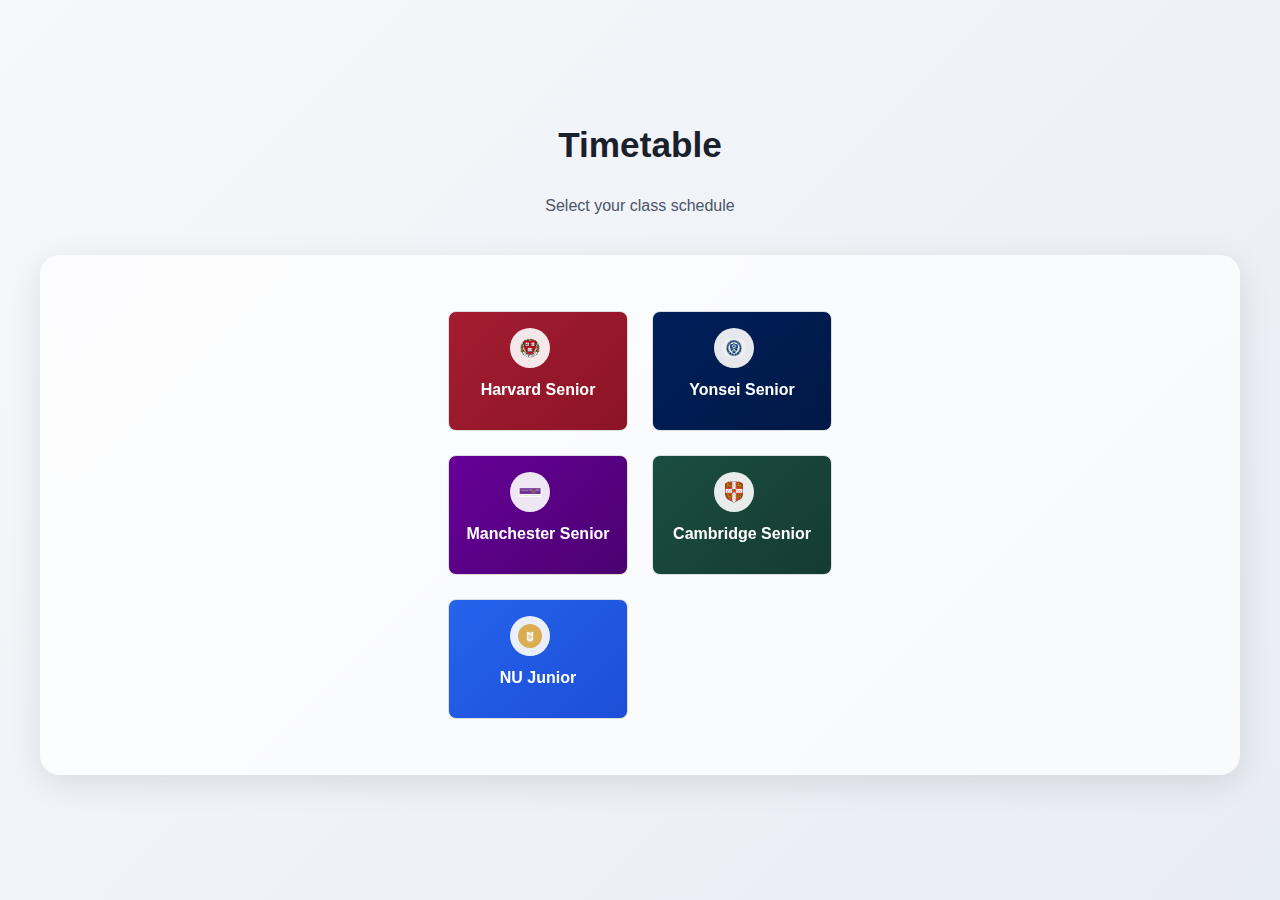
<file: index.html>
<!DOCTYPE html>
<html lang="en">
<head>
    <meta charset="UTF-8">
    <meta name="viewport" content="width=device-width, initial-scale=1.0">
    <title>125 Timetable</title>
    <style>
        * {
            margin: 0;
            padding: 0;
            box-sizing: border-box;
        }

        body {
            min-height: 100vh;
            display: flex;
            flex-direction: column;
            align-items: center;
            justify-content: center;
            background: linear-gradient(135deg, #f6f8fb 0%, #e8ecf3 100%);
            font-family: -apple-system, BlinkMacSystemFont, 'Segoe UI', Roboto, sans-serif;
            padding: 2rem;
        }

        .header {
            text-align: center;
            margin-bottom: 2.5rem;
        }

        h1 {
            color: #1a202c;
            font-size: 2.2rem;
            margin-bottom: 0.5rem;
            font-weight: 700;
        }

        .subtitle {
            color: #4a5568;
            font-size: 1rem;
        }

        .container {
            display: flex;
            gap: 1.2rem;
            justify-content: center;
            flex-wrap: wrap;
            width: 100%;
            max-width: 1200px;
            margin: 0 auto;
            padding: 1rem;
            background: rgba(255, 255, 255, 0.7);
            border-radius: 20px;
            backdrop-filter: blur(10px);
            box-shadow: 0 8px 32px rgba(0, 0, 0, 0.1);
        }

        .button {
            position: relative;
            width: 180px;
            height: 120px;
            border: 1px solid #ddd;
            border-radius: 8px;
            background-color: white;
            color: white;
            font-size: 0.95rem;
            font-weight: 600;
            cursor: pointer;
            transition: all 0.3s cubic-bezier(0.4, 0, 0.2, 1);
            text-decoration: none;
            display: flex;
            flex-direction: column;
            align-items: center;
            justify-content: flex-start;
            gap: 0.8rem;
            padding: 1rem;
            overflow: hidden;
            margin: 0.5rem 0;
        }

        .button::before {
            content: '';
            position: absolute;
            top: 0;
            left: 0;
            width: 100%;
            height: 100%;
            background: linear-gradient(45deg, rgba(255,255,255,0.1), rgba(255,255,255,0));
            opacity: 0;
            transition: opacity 0.3s ease;
        }

        .button:hover {
            transform: translateY(-2px);
            box-shadow: 0 4px 8px rgba(0, 0, 0, 0.15);
        }

        .button:hover::before {
            opacity: 1;
        }

        .logo {
            width: 2.5rem;
            height: 2.5rem;
            background: rgba(255, 255, 255, 0.9);
            margin-right: 1rem;
            object-fit: contain;
            border-radius: 50%;
            padding: 8px;
            transition: transform 0.3s ease;
            display: block;
        }

        .button:hover .logo {
            transform: scale(1.1);
        }

        .button span {
            font-size: 1rem;
            display: block;
        }

        .timetable {
            width: 100%;
            overflow-x: auto;
            -webkit-overflow-scrolling: touch;
        }

        th, td {
            padding: 0.75rem;
            border: 1px solid #ddd;
            min-width: 120px;
        }

        .harvard { background: linear-gradient(135deg, #A51C30 0%, #8B1426 100%); }
        .yonsei { background: linear-gradient(135deg, #00205B 0%, #001845 100%); }
        .manchester { background: linear-gradient(135deg, #660099 0%, #4B026F 100%); }
        .cambridge { background: linear-gradient(135deg, #1B4D3E 0%, #143C30 100%); }
        .nu { background: linear-gradient(135deg, #2563eb 0%, #1d4ed8 100%); }

        @media (max-width: 768px) {
            .container {
                width: 100%;
                max-width: 1200px;
                margin: 0 auto;
                padding: 1rem;
            }
            .button {
                display: grid;
                width: 180px;
                height: 110px;
                font-size: 0.9rem;
                grid-template-columns: repeat(auto-fit, minmax(300px, 1fr));
                gap: 1rem;
            }
            .logo {
                width: 2.5rem;
                height: 2.5rem;
                margin-right: 1rem;
                object-fit: contain;
            }
        }

        @media screen and (min-width: 768px) {
            .container {
                padding: 2rem;
            }

            .button-grid {
                display: grid;
                grid-template-columns: repeat(auto-fit, minmax(300px, 1fr));
                gap: 1.5rem;
                padding: 1.5rem;
            }

            .button {
                margin: 0;
            }

            table {
                font-size: 1rem;
            }

        @media screen and (min-width: 1024px) {
            .button-grid {
                grid-template-columns: repeat(2, 1fr);
            }
        }
        }
    </style>
</head>
<body>
    <div class="header">
        <h1 style="text-align: center; margin-bottom: 2rem;">Timetable</h1>
        <div class="subtitle">Select your class schedule</div>
    </div>
    <div class="container">
        <div class="button-grid">
            <a href="harvard.html" class="button harvard">
                <img src="harvard.png" alt="Harvard logo" class="logo">
                <span>Harvard Senior</span>
            </a>
            <a href="yonsei.html" class="button yonsei">
                <img src="yonsei.png" alt="Yonsei logo" class="logo">
                <span>Yonsei Senior</span>
            </a>
            <a href="manchester.html" class="button manchester">
                <img src="manchester.png" alt="Manchester logo" class="logo">
                <span>Manchester Senior</span>
            </a>
            <a href="cambridge.html" class="button cambridge">
                <img src="cambridge.png" alt="Cambridge logo" class="logo">
                <span>Cambridge Senior</span>
            </a>
            <a href="nujunior.html" class="button nu">
                <img src="nujunior.png" alt="NU logo" class="logo">
                <span>NU Junior</span>
            </a>
        </div>
    </div>
</body>
</html>
</file>
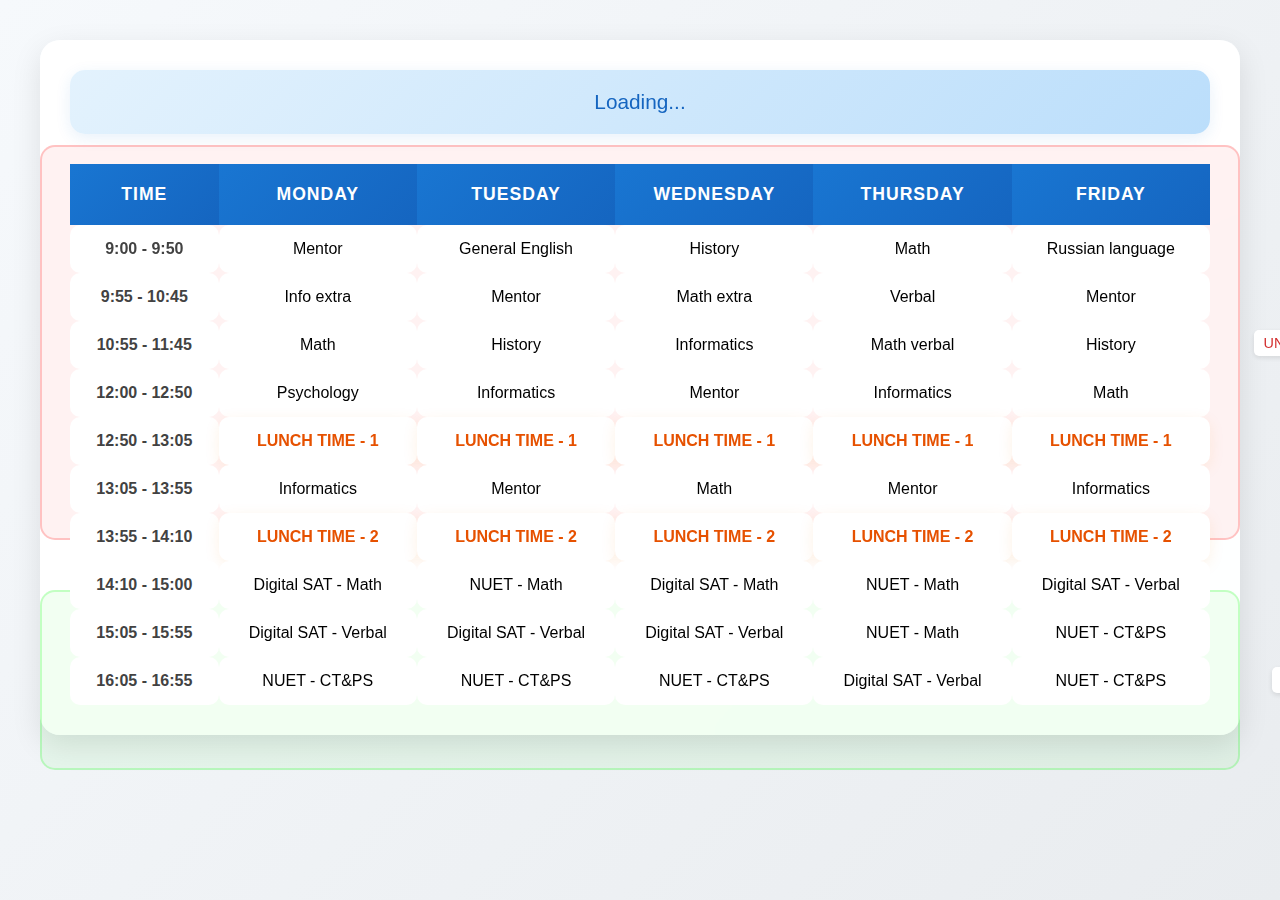
<file: cambridge.html>
<!DOCTYPE html>
<html lang="en">
<head>
    <meta charset="UTF-8">
    <meta name="viewport" content="width=device-width, initial-scale=1.0">
    <title>Cambridge</title>
    <link href="https://cdnjs.cloudflare.com/ajax/libs/animate.css/4.1.1/animate.min.css" rel="stylesheet">
    <style>
        * {
            margin: 0;
            padding: 0;
            box-sizing: border-box;
            font-family: 'Segoe UI', Tahoma, Geneva, Verdana, sans-serif;
        }

        body {
            background: linear-gradient(135deg, #f6f9fc 0%, #e9ecef 100%);
            min-height: 100vh;
            padding: 40px 20px;
        }

        .container {
            max-width: 1200px;
            margin: 0 auto;
            background: rgba(255, 255, 255, 0.95);
            border-radius: 20px;
            box-shadow: 0 10px 30px rgba(0, 0, 0, 0.1);
            padding: 30px;
            backdrop-filter: blur(10px);
            position: relative;
        }

        .current-info {
            text-align: center;
            padding: 20px;
            margin-bottom: 30px;
            background: linear-gradient(135deg, #e3f2fd 0%, #bbdefb 100%);
            border-radius: 15px;
            font-size: 1.3em;
            color: #1565c0;
            box-shadow: 0 4px 15px rgba(25, 118, 210, 0.1);
            transition: all 0.3s ease;
            animation: pulse 2s infinite;
        }

        .timetable {
            width: 100%;
            border-collapse: separate;
            border-spacing: 0;
            margin-top: 20px;
            position: relative;
        }

        .timetable-section {
            position: absolute;
            left: 0;
            right: 0;
            z-index: 0;
            pointer-events: none;
        }

        .unt-section {
            top: 105px;
            height: 395px;
            background: rgba(255, 0, 0, 0.05);
            border: 2px solid rgba(255, 0, 0, 0.2);
            border-radius: 15px;
        }

        .nu-section {
            top: 550px;
            height: 180px;
            background: rgba(0, 255, 0, 0.05);
            border: 2px solid rgba(0, 255, 0, 0.2);
            border-radius: 15px;
        }

        .section-label {
            position: absolute;
            right: -120px;
            background: white;
            padding: 5px 10px;
            border-radius: 5px;
            font-size: 0.9em;
            box-shadow: 0 2px 5px rgba(0, 0, 0, 0.1);
        }

        .unt-label {
            top: 50%;
            transform: translateY(-50%);
            color: #d32f2f;
        }

        .nu-label {
            top: 50%;
            transform: translateY(-50%);
            color: #2e7d32;
        }

        .timetable th {
            background: linear-gradient(135deg, #1976d2 0%, #1565c0 100%);
            color: white;
            padding: 20px 15px;
            text-align: center;
            font-size: 1.1em;
            text-transform: uppercase;
            letter-spacing: 1px;
            position: sticky;
            top: 0;
            z-index: 2;
        }

        .timetable td {
            padding: 15px;
            text-align: center;
            position: relative;
            transition: all 0.3s ease;
            border-radius: 10px;
            background: white;
            z-index: 1;
        }

        .subject {
            cursor: pointer;
            transition: all 0.3s ease;
        }

        .subject:hover {
            transform: translateY(-3px);
            box-shadow: 0 5px 15px rgba(0, 0, 0, 0.1);
        }

        .lunch {
            background: linear-gradient(135deg, #fff3e0 0%, #ffe0b2 100%);
            color: #e65100;
            font-weight: bold;
            box-shadow: 0 4px 15px rgba(245, 124, 0, 0.1);
            z-index: 2;
        }

        .current {
            background: linear-gradient(135deg, #e8f5e9 0%, #c8e6c9 100%);
            border: 3px solid #43a047;
            animation: glow 2s infinite;
        }

        .past-day {
            opacity: 0.5 !important;
            filter: grayscale(70%) !important;
        }

        .tooltip {
            position: absolute;
            background: linear-gradient(135deg, #333333 0%, #222222 100%);
            color: white;
            padding: 12px 20px;
            border-radius: 8px;
            font-size: 0.9em;
            bottom: 120%;
            left: 50%;
            transform: translateX(-50%);
            white-space: nowrap;
            display: none;
            z-index: 1000;
            box-shadow: 0 5px 15px rgba(0, 0, 0, 0.2);
        }

        .time-column {
            background: #f5f5f5;
            font-weight: bold;
            color: #424242;
            position: sticky;
            left: 0;
            z-index: 2;
        }

        @media (max-width: 768px) {
            .container {
                padding: 15px;
            }
            
            .timetable th, .timetable td {
                padding: 10px 8px;
                font-size: 0.9em;
            }

            .section-label {
                display: none;
            }
        }
    </style>
</head>
<body>
    <div class="container">
        <div class="current-info animate__animated animate__fadeIn" id="currentInfo">
            Loading...
        </div>
        <div class="timetable-section unt-section">
            <div class="section-label unt-label">UNT Classes</div>
        </div>
        <div class="timetable-section nu-section">
            <div class="section-label nu-label">NU Senior</div>
        </div>
        <table class="timetable">
            <tr>
                <th>Time</th>
                <th>Monday</th>
                <th>Tuesday</th>
                <th>Wednesday</th>
                <th>Thursday</th>
                <th>Friday</th>
            </tr>
        </table>
    </div>

    <script>
        const periods = [
            ["9:00", "9:50", "UNT"],
            ["9:55", "10:45", "UNT"],
            ["10:55", "11:45", "UNT"],
            ["12:00", "12:50", "UNT"],
            ["12:50", "13:05", "LUNCH-1"],
            ["13:05", "13:55", "UNT"],
            ["13:55", "14:10", "LUNCH-2"],
            ["14:10", "15:00", "NU"],
            ["15:05", "15:55", "NU"],
            ["16:05", "16:55", "NU"]
        ];

        const schedule = [
            [
                { subject: "Mentor", teacher: "Olzhas agay", room: "306" },
                { subject: "Info extra", teacher: "Azamat agay", room: "306" },
                { subject: "Math", teacher: "Asqar Azimzhanov", room: "306" },
                { subject: "Psychology", teacher: "Sholpan apay", room: "306" },
                { subject: "LUNCH TIME - 1"},
                { subject: "Informatics", teacher: "Adai agay", room: "306" },
                { subject: "LUNCH TIME - 2"},
                { subject: "Digital SAT - Math", teacher: "Adilet Amzebek", room: "301" },
                { subject: "Digital SAT - Verbal", teacher: "Temirlan Zhubatyr", room: "301" },
                { subject: "NUET - CT&PS", teacher: "Damir Moldabay", room: "301" }
            ],
            [
                { subject: "General English", teacher: "Temirlan agay", room: "306" },
                { subject: "Mentor", teacher: "Olzhas agay", room: "306" },
                { subject: "History", teacher: "Mukhamedzhan Nurgaliev", room: "306" },
                { subject: "Informatics", teacher: "Adai agay", room: "306" },
                { subject: "LUNCH TIME - 1"},
                { subject: "Mentor", teacher: "Olzhas agay", room: "306" },
                { subject: "LUNCH TIME - 2"},
                { subject: "NUET - Math", teacher: "Adilet Amzebek", room: "301" },
                { subject: "Digital SAT - Verbal", teacher: "Temirlan Zhubatyr", room: "301" },
                { subject: "NUET - CT&PS", teacher: "Damir Moldabay", room: "301" }
            ],
            [
                { subject: "History", teacher: "Mukhamedzhan Nurgaliev", room: "306" },
                { subject: "Math extra", teacher: "Bekzat agay", room: "306" },
                { subject: "Informatics", teacher: "Adai agay", room: "306" },
                { subject: "Mentor", teacher: "Olzhas agay", room: "306" },
                { subject: "LUNCH TIME - 1"},
                { subject: "Math", teacher: "Asqar Azimzhanov", room: "306" },
                { subject: "LUNCH TIME - 2"},
                { subject: "Digital SAT - Math", teacher: "Adilet Amzebek", room: "301" },
                { subject: "Digital SAT - Verbal", teacher: "Temirlan Zhubatyr", room: "301" },
                { subject: "NUET - CT&PS", teacher: "Damir Moldabay", room: "301" }
            ],
            [
                { subject: "Math", teacher: "Asqar Azimzhanov", room: "306" },
                { subject: "Verbal", teacher: "Erlan Nurlanov", room: "306" },
                { subject: "Math verbal", teacher: "Adilet Basar", room: "306" },
                { subject: "Informatics", teacher: "Adai agay", room: "306" },
                { subject: "LUNCH TIME - 1"},
                { subject: "Mentor", teacher: "Olzhas agay", room: "306" },
                { subject: "LUNCH TIME - 2"},
                { subject: "NUET - Math", teacher: "Adilet Amzebek", room: "301" },
                { subject: "NUET - Math", teacher: "Adilet Amzebek", room: "301" },
                { subject: "Digital SAT - Verbal", teacher: "Temirlan Zhubatyr", room: "301" }
            ],
            [
                { subject: "Russian language", teacher: "Almira apay", room: "306" },
                { subject: "Mentor", teacher: "Olzhas agay", room: "306" },
                { subject: "History", teacher: "Mukhamedzhan Nurgaliev", room: "306"},
                { subject: "Math", teacher: "Asqar Azimzhanov", room: "306" },
                { subject: "LUNCH TIME - 1"},
                { subject: "Informatics", teacher: "Adai agay", room: "306" },
                { subject: "LUNCH TIME - 2"},
                { subject: "Digital SAT - Verbal", teacher: "Temirlan Zhubatyr", room: "301" },
                { subject: "NUET - CT&PS", teacher: "Damir Moldabay", room: "301" },
                { subject: "NUET - CT&PS", teacher: "Damir Moldabay", room: "301" }
            ]
    ]


        function createTimetable() {
            const table = document.querySelector('.timetable');
            let subjectCounter = 0; 

            periods.forEach((period, index) => {
                const row = document.createElement('tr');
                const timeCell = document.createElement('td');
                timeCell.className = 'time-column';
                timeCell.textContent = `${period[0]} - ${period[1]}`;
                row.appendChild(timeCell);

                for (let i = 0; i < 5; i++) {
                    const cell = document.createElement('td');
                    if (period[2] === 'LUNCH-1' || period[2] === 'LUNCH-2') {
                        cell.className = 'lunch';
                        cell.textContent = period[2] === 'LUNCH-1' ? 'LUNCH TIME - 1' : 'LUNCH TIME - 2';
                    } else {
                        cell.className = `subject ${period[2].toLowerCase()}`;
                        cell.textContent = schedule[i][index].subject; 
                        cell.setAttribute('data-teacher', schedule[i][index].teacher);
                        cell.setAttribute('data-classroom', schedule[i][index].room);

                        const tooltip = document.createElement('div');
                        tooltip.className = 'tooltip';
                        cell.appendChild(tooltip);

                        cell.addEventListener('mouseenter', (e) => {
                            const tooltip = e.target.querySelector('.tooltip');
                            tooltip.textContent = `Teacher: ${e.target.dataset.teacher} | Room: ${e.target.dataset.classroom}`;
                            tooltip.style.display = 'block';
                        });

                        cell.addEventListener('mouseleave', (e) => {
                            const tooltip = e.target.querySelector('.tooltip');
                            tooltip.style.display = 'none';
                        });
                    }
                    row.appendChild(cell);
                }
                table.appendChild(row);
            });
        }

        function updateCurrentPeriod() {
            const now = new Date();
            const day = now.getDay();
            const time = now.getHours() * 60 + now.getMinutes();

            
            document.querySelectorAll('.timetable td').forEach(cell => {
                cell.classList.remove('past-day');
            });

            if (day >= 1 && day <= 5) {
                
                const cells = document.querySelectorAll('.timetable tr');
                cells.forEach(row => {
                    const dayCells = row.querySelectorAll('td');
                    for (let i = 1; i < day; i++) {
                        if (dayCells[i]) {
                            dayCells[i].classList.add('past-day');
                        }
                    }
                });

                let currentPeriod = null;
                periods.forEach((period, index) => {
                    const [startTime, endTime] = period;
                    const [startHour, startMin] = startTime.split(':').map(Number);
                    const [endHour, endMin] = endTime.split(':').map(Number);
                    const periodStart = startHour * 60 + startMin;
                    const periodEnd = endHour * 60 + endMin;

                    if (time >= periodStart && time <= periodEnd) {
                        currentPeriod = period;
                        const cells = document.querySelectorAll('.timetable tr');
                        const currentCell = cells[index + 1].querySelectorAll('td')[day];
                        if (currentCell) {
                            currentCell.classList.add('current');
                        }
                    }
                });

                const infoDiv = document.getElementById('currentInfo');
                if (currentPeriod) {
                    if (currentPeriod[2].includes('LUNCH')) {
                        infoDiv.textContent = "It's lunch time!";
                    } else {
                        infoDiv.textContent = "Current period: " + currentPeriod[0] + " - " + currentPeriod[1];
                    }
                } else {
                    infoDiv.textContent = "No active period";
                }
            }
        }

        createTimetable();
        updateCurrentPeriod();
        setInterval(updateCurrentPeriod, 60000);
    </script>
</body>
</html>
</file>
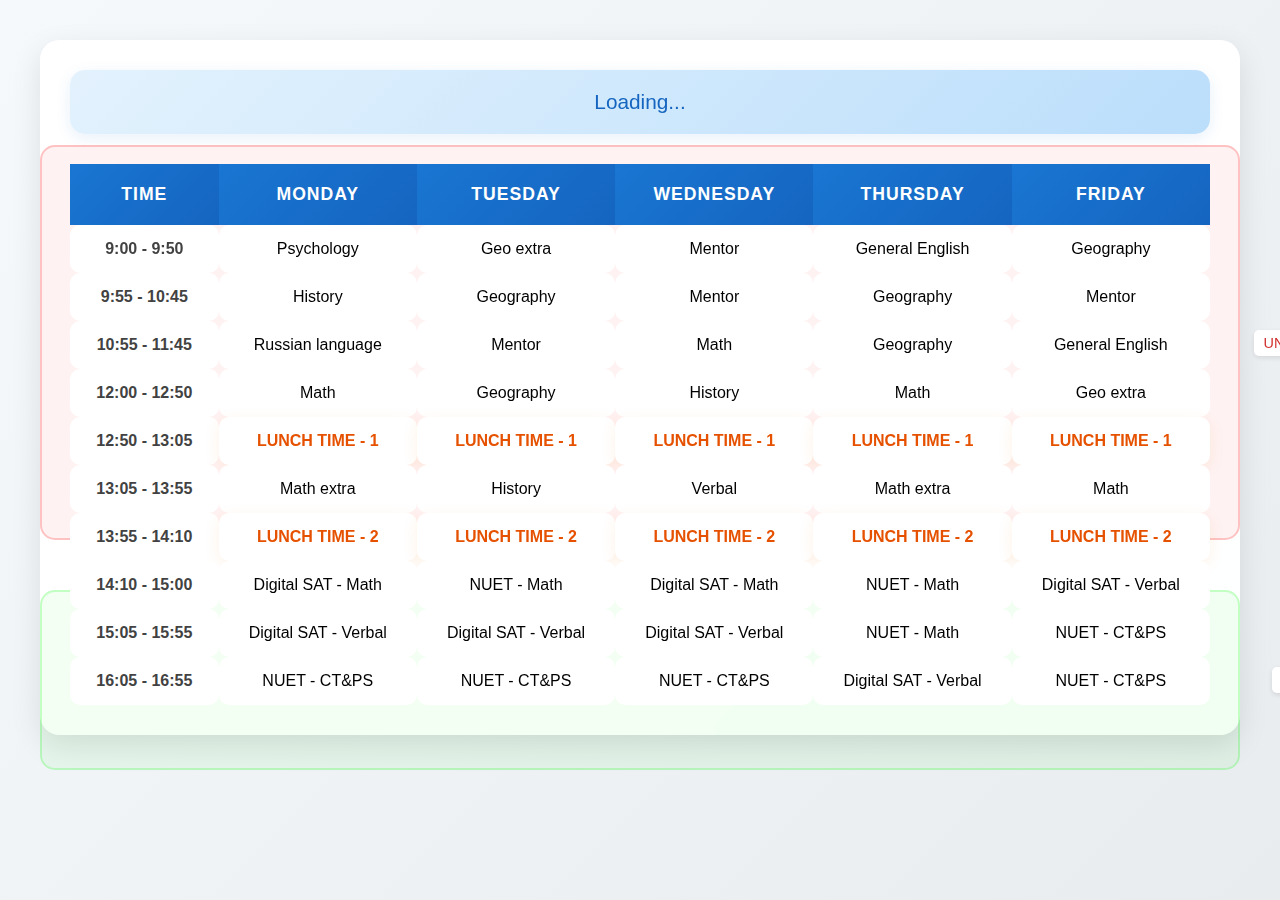
<file: harvard.html>
<!DOCTYPE html>
<html lang="en">
<head>
    <meta charset="UTF-8">
    <meta name="viewport" content="width=device-width, initial-scale=1.0">
    <title>Harvard</title>
    <link href="https://cdnjs.cloudflare.com/ajax/libs/animate.css/4.1.1/animate.min.css" rel="stylesheet">
    <style>
        * {
            margin: 0;
            padding: 0;
            box-sizing: border-box;
            font-family: 'Segoe UI', Tahoma, Geneva, Verdana, sans-serif;
        }

        body {
            background: linear-gradient(135deg, #f6f9fc 0%, #e9ecef 100%);
            min-height: 100vh;
            padding: 40px 20px;
        }

        .container {
            max-width: 1200px;
            margin: 0 auto;
            background: rgba(255, 255, 255, 0.95);
            border-radius: 20px;
            box-shadow: 0 10px 30px rgba(0, 0, 0, 0.1);
            padding: 30px;
            backdrop-filter: blur(10px);
            position: relative;
        }

        .current-info {
            text-align: center;
            padding: 20px;
            margin-bottom: 30px;
            background: linear-gradient(135deg, #e3f2fd 0%, #bbdefb 100%);
            border-radius: 15px;
            font-size: 1.3em;
            color: #1565c0;
            box-shadow: 0 4px 15px rgba(25, 118, 210, 0.1);
            transition: all 0.3s ease;
            animation: pulse 2s infinite;
        }

        .timetable {
            width: 100%;
            border-collapse: separate;
            border-spacing: 0;
            margin-top: 20px;
            position: relative;
        }

        .timetable-section {
            position: absolute;
            left: 0;
            right: 0;
            z-index: 0;
            pointer-events: none;
        }

        .unt-section {
            top: 105px; 
            height: 395px; 
            background: rgba(255, 0, 0, 0.05);
            border: 2px solid rgba(255, 0, 0, 0.2);
            border-radius: 15px;
        }

        .nu-section {
            top: 550px; 
            height: 180px; 
            background: rgba(0, 255, 0, 0.05);
            border: 2px solid rgba(0, 255, 0, 0.2);
            border-radius: 15px;
        }

        .section-label {
            position: absolute;
            right: -120px;
            background: white;
            padding: 5px 10px;
            border-radius: 5px;
            font-size: 0.9em;
            box-shadow: 0 2px 5px rgba(0, 0, 0, 0.1);
        }

        .unt-label {
            top: 50%;
            transform: translateY(-50%);
            color: #d32f2f;
        }

        .nu-label {
            top: 50%;
            transform: translateY(-50%);
            color: #2e7d32;
        }

        .timetable th {
            background: linear-gradient(135deg, #1976d2 0%, #1565c0 100%);
            color: white;
            padding: 20px 15px;
            text-align: center;
            font-size: 1.1em;
            text-transform: uppercase;
            letter-spacing: 1px;
            position: sticky;
            top: 0;
            z-index: 2;
        }

        .timetable td {
            padding: 15px;
            text-align: center;
            position: relative;
            transition: all 0.3s ease;
            border-radius: 10px;
            background: white;
            z-index: 1;
        }

        .subject {
            cursor: pointer;
            transition: all 0.3s ease;
        }

        .subject:hover {
            transform: translateY(-3px);
            box-shadow: 0 5px 15px rgba(0, 0, 0, 0.1);
        }

        .lunch {
            background: linear-gradient(135deg, #fff3e0 0%, #ffe0b2 100%);
            color: #e65100;
            font-weight: bold;
            box-shadow: 0 4px 15px rgba(245, 124, 0, 0.1);
            z-index: 2;
        }

        .current {
            background: linear-gradient(135deg, #e8f5e9 0%, #c8e6c9 100%);
            border: 3px solid #43a047;
            animation: glow 2s infinite;
        }

        .past-day {
            opacity: 0.5 !important;
            filter: grayscale(70%) !important;
        }

        .tooltip {
            position: absolute;
            background: linear-gradient(135deg, #333333 0%, #222222 100%);
            color: white;
            padding: 12px 20px;
            border-radius: 8px;
            font-size: 0.9em;
            bottom: 120%;
            left: 50%;
            transform: translateX(-50%);
            white-space: nowrap;
            display: none;
            z-index: 1000;
            box-shadow: 0 5px 15px rgba(0, 0, 0, 0.2);
        }

        .time-column {
            background: #f5f5f5;
            font-weight: bold;
            color: #424242;
            position: sticky;
            left: 0;
            z-index: 2;
        }

        @media (max-width: 768px) {
            .container {
                padding: 15px;
            }
            
            .timetable th, .timetable td {
                padding: 10px 8px;
                font-size: 0.9em;
            }

            .section-label {
                display: none;
            }
            
        @media (hover: hover) {
            .subject:hover {
                display: block;
            }
        }
    </style>
</head>
<body>
    <div class="container">
        <div class="current-info animate__animated animate__fadeIn" id="currentInfo">
            Loading...
        </div>
        <div class="timetable-section unt-section">
            <div class="section-label unt-label">UNT Classes</div>
        </div>
        <div class="timetable-section nu-section">
            <div class="section-label nu-label">NU Senior</div>
        </div>
        <table class="timetable">
            <tr>
                <th>Time</th>
                <th>Monday</th>
                <th>Tuesday</th>
                <th>Wednesday</th>
                <th>Thursday</th>
                <th>Friday</th>
            </tr>
        </table>
    </div>

    <script>
        const periods = [
            ["9:00", "9:50", "UNT"],
            ["9:55", "10:45", "UNT"],
            ["10:55", "11:45", "UNT"],
            ["12:00", "12:50", "UNT"],
            ["12:50", "13:05", "LUNCH-1"],
            ["13:05", "13:55", "UNT"],
            ["13:55", "14:10", "LUNCH-2"],
            ["14:10", "15:00", "NU"],
            ["15:05", "15:55", "NU"],
            ["16:05", "16:55", "NU"]
        ];

        const schedule = [
            [
                { subject: "Psychology", teacher: "Sholpan apay", room: "313" },
                { subject: "History", teacher: "Mukhamedzhan Nurgaliev", room: "313" },
                { subject: "Russian language", teacher: "Saule apay", room: "313" },
                { subject: "Math", teacher: "Daulet agay", room: "313" },
                { subject: "LUNCH TIME - 1"},
                { subject: "Math extra", teacher: "Bekzat agay", room: "313" },
                { subject: "LUNCH TIME - 2"},
                { subject: "Digital SAT - Math", teacher: "Adilet Amzebek", room: "301" },
                { subject: "Digital SAT - Verbal", teacher: "Temirlan Zhubatyr", room: "301" },
                { subject: "NUET - CT&PS", teacher: "Damir Moldabay", room: "301" }
            ],
            [
                { subject: "Geo extra", teacher: "Ayana apay", room: "313" },
                { subject: "Geography", teacher: "Nurken agay", room: "313" },
                { subject: "Mentor", teacher: "Serik Inabat", room: "313" },
                { subject: "Geography", teacher: "Nurken agay", room: "313" },
                { subject: "LUNCH TIME - 1"},
                { subject: "History", teacher: "Mukhamedzhan Nurgaliev", room: "313" },
                { subject: "LUNCH TIME - 2"},
                { subject: "NUET - Math", teacher: "Adilet Amzebek", room: "301" },
                { subject: "Digital SAT - Verbal", teacher: "Temirlan Zhubatyr", room: "301" },
                { subject: "NUET - CT&PS", teacher: "Damir Moldabay", room: "301" }
            ],
            [
                { subject: "Mentor", teacher: "Serik Inabat", room: "313" },
                { subject: "Mentor", teacher: "Serik Inabat", room: "313" },
                { subject: "Math", teacher: "Daulet agay", room: "313" },
                { subject: "History", teacher: "Mukhamedzhan Nurgaliev", room: "313" },
                { subject: "LUNCH TIME - 1"},
                { subject: "Verbal", teacher: "Erlan Nurlanov", room: "313" },
                { subject: "LUNCH TIME - 2"},
                { subject: "Digital SAT - Math", teacher: "Adilet Amzebek", room: "301" },
                { subject: "Digital SAT - Verbal", teacher: "Temirlan Zhubatyr", room: "301" },
                { subject: "NUET - CT&PS", teacher: "Damir Moldabay", room: "301" }
            ],
            [
                { subject: "General English", teacher: "Marzhan apay", room: "313" },
                { subject: "Geography", teacher: "Nurken agay", room: "313" },
                { subject: "Geography", teacher: "Nurken agay", room: "313" },
                { subject: "Math", teacher: "Daulet agay", room: "313" },
                { subject: "LUNCH TIME - 1"},
                { subject: "Math extra", teacher: "Bekzat agay", room: "313" },
                { subject: "LUNCH TIME - 2"},
                { subject: "NUET - Math", teacher: "Adilet Amzebek", room: "301" },
                { subject: "NUET - Math", teacher: "Adilet Amzebek", room: "301" },
                { subject: "Digital SAT - Verbal", teacher: "Temirlan Zhubatyr", room: "301" }
            ],
            [
                { subject: "Geography", teacher: "Nurken agay", room: "313" },
                { subject: "Mentor", teacher: "Serik Inabat", room: "313" },
                { subject: "General English", teacher: "Marzhan apay", room: "313"},
                { subject: "Geo extra", teacher: "Ayana apay", room: "313" },
                { subject: "LUNCH TIME - 1"},
                { subject: "Math", teacher: "Daulet agay", room: "313" },
                { subject: "LUNCH TIME - 2"},
                { subject: "Digital SAT - Verbal", teacher: "Temirlan Zhubatyr", room: "301" },
                { subject: "NUET - CT&PS", teacher: "Damir Moldabay", room: "301" },
                { subject: "NUET - CT&PS", teacher: "Damir Moldabay", room: "301" }
            ]
    ]


        function createTimetable() {
            const table = document.querySelector('.timetable');
            let subjectCounter = 0; 

            periods.forEach((period, index) => {
                const row = document.createElement('tr');
                const timeCell = document.createElement('td');
                timeCell.className = 'time-column';
                timeCell.textContent = `${period[0]} - ${period[1]}`;
                row.appendChild(timeCell);

                for (let i = 0; i < 5; i++) {
                    const cell = document.createElement('td');
                    if (period[2] === 'LUNCH-1' || period[2] === 'LUNCH-2') {
                        cell.className = 'lunch';
                        cell.textContent = period[2] === 'LUNCH-1' ? 'LUNCH TIME - 1' : 'LUNCH TIME - 2';
                    } else {
                        cell.className = `subject ${period[2].toLowerCase()}`;
                        cell.textContent = schedule[i][index].subject; 
                        cell.setAttribute('data-teacher', schedule[i][index].teacher);
                        cell.setAttribute('data-classroom', schedule[i][index].room);

                        const tooltip = document.createElement('div');
                        tooltip.className = 'tooltip';
                        cell.appendChild(tooltip);

                        cell.addEventListener('click', function() {
                            const tooltip = this.querySelector('.tooltip');
                            tooltip.textContent = `Teacher: ${e.target.dataset.teacher} | Room: ${e.target.dataset.classroom}`;
                            tooltip.style.display = tooltip.style.display === 'block' ? 'none' : 'block';
                        });

                        cell.addEventListener('mouseenter', (e) => {
                            const tooltip = e.target.querySelector('.tooltip');
                            tooltip.textContent = `Teacher: ${e.target.dataset.teacher} | Room: ${e.target.dataset.classroom}`;
                            tooltip.style.display = 'block';
                        });

                        cell.addEventListener('mouseleave', (e) => {
                            const tooltip = e.target.querySelector('.tooltip');
                            tooltip.style.display = 'none';
                        });
                    }
                    row.appendChild(cell);
                }
                table.appendChild(row);
            });
        }

        function updateCurrentPeriod() {
            const now = new Date();
            const day = now.getDay();
            const time = now.getHours() * 60 + now.getMinutes();

            
            document.querySelectorAll('.timetable td').forEach(cell => {
                cell.classList.remove('past-day');
            });

            if (day >= 1 && day <= 5) {
                
                const cells = document.querySelectorAll('.timetable tr');
                cells.forEach(row => {
                    const dayCells = row.querySelectorAll('td');
                    for (let i = 1; i < day; i++) {
                        if (dayCells[i]) {
                            dayCells[i].classList.add('past-day');
                        }
                    }
                });

                let currentPeriod = null;
                periods.forEach((period, index) => {
                    const [startTime, endTime] = period;
                    const [startHour, startMin] = startTime.split(':').map(Number);
                    const [endHour, endMin] = endTime.split(':').map(Number);
                    const periodStart = startHour * 60 + startMin;
                    const periodEnd = endHour * 60 + endMin;

                    if (time >= periodStart && time <= periodEnd) {
                        currentPeriod = period;
                        const cells = document.querySelectorAll('.timetable tr');
                        const currentCell = cells[index + 1].querySelectorAll('td')[day];
                        if (currentCell) {
                            currentCell.classList.add('current');
                        }
                    }
                });

                const infoDiv = document.getElementById('currentInfo');
                if (currentPeriod) {
                    if (currentPeriod[2].includes('LUNCH')) {
                        infoDiv.textContent = "It's lunch time!";
                    } else {
                        infoDiv.textContent = "Current period: " + currentPeriod[0] + " - " + currentPeriod[1];
                    }
                } else {
                    infoDiv.textContent = "No active period";
                }
            }
        }

        createTimetable();
        updateCurrentPeriod();
        setInterval(updateCurrentPeriod, 60000);
    </script>
</body>
</html>
</file>
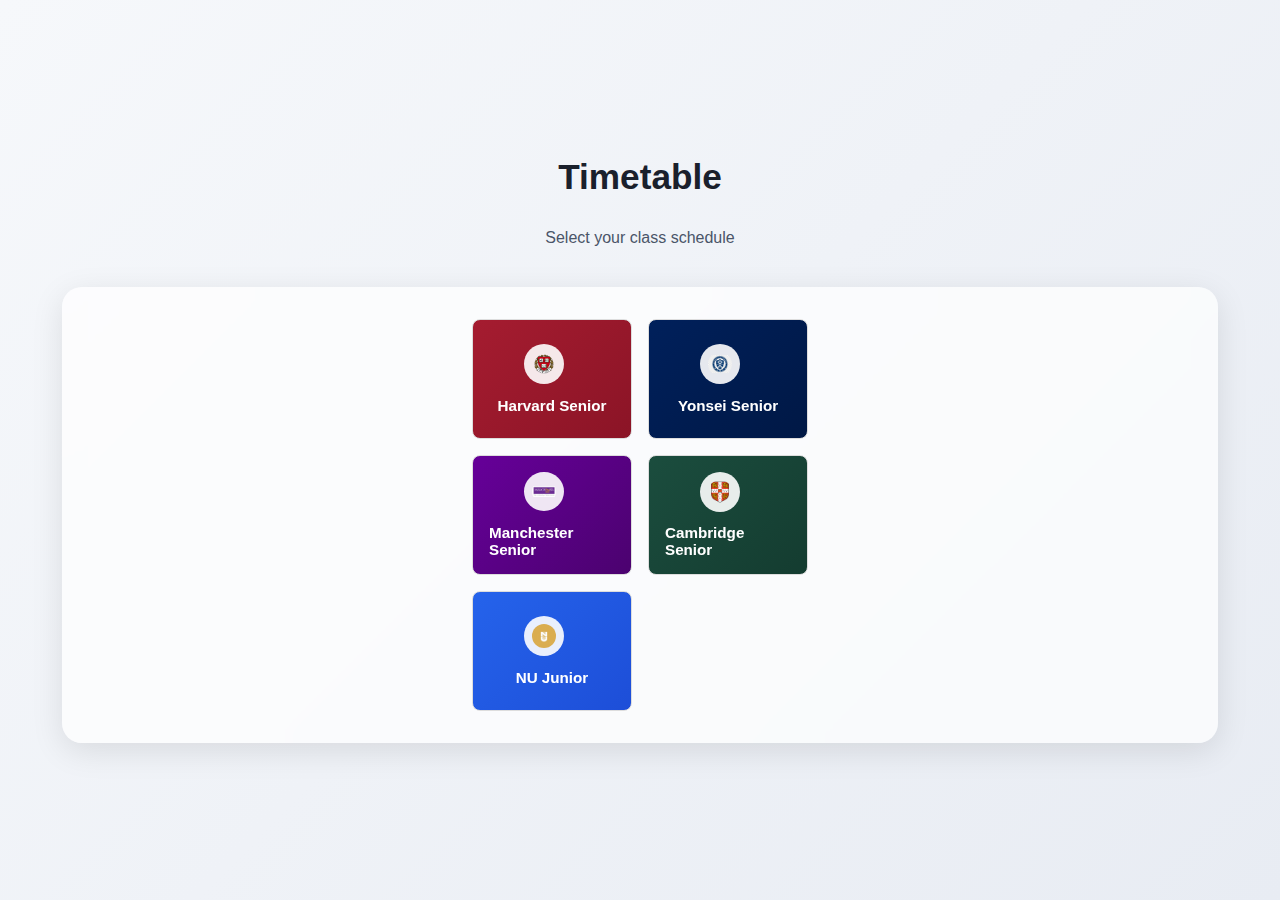
<file: lobby.html>
<!DOCTYPE html>
<html lang="en">
<head>
    <meta charset="UTF-8">
    <meta name="viewport" content="width=device-width, initial-scale=1.0">
    <title>125 Timetable</title>
    <style>
        * {
            margin: 0;
            padding: 0;
            box-sizing: border-box;
        }

        body {
            min-height: 100vh;
            display: flex;
            flex-direction: column;
            align-items: center;
            justify-content: center;
            background: linear-gradient(135deg, #f6f8fb 0%, #e8ecf3 100%);
            font-family: -apple-system, BlinkMacSystemFont, 'Segoe UI', Roboto, sans-serif;
            padding: 2rem;
        }

        .header {
            text-align: center;
            margin-bottom: 2.5rem;
        }

        h1 {
            color: #1a202c;
            font-size: 2.2rem;
            margin-bottom: 0.5rem;
            font-weight: 700;
        }

        .subtitle {
            color: #4a5568;
            font-size: 1rem;
        }

        .container {
            display: flex;
            gap: 1.2rem;
            justify-content: center;
            flex-wrap: wrap;
            width: 95%;
            max-width: 1200px;
            margin: 0 auto;
            padding: 1rem;
            background: rgba(255, 255, 255, 0.7);
            border-radius: 20px;
            backdrop-filter: blur(10px);
            box-shadow: 0 8px 32px rgba(0, 0, 0, 0.1);
        }

        .button {
            position: relative;
            width: 160px;
            height: 120px;
            border: 1px solid #ddd;
            border-radius: 8px;
            background-color: white;
            color: white;
            font-size: 0.95rem;
            font-weight: 600;
            cursor: pointer;
            transition: all 0.3s cubic-bezier(0.4, 0, 0.2, 1);
            text-decoration: none;
            display: flex;
            flex-direction: column;
            align-items: center;
            justify-content: center;
            gap: 0.8rem;
            padding: 1rem;
            overflow: hidden;
            margin: 0.5rem 0;
        }

        .button::before {
            content: '';
            position: absolute;
            top: 0;
            left: 0;
            width: 100%;
            height: 100%;
            background: linear-gradient(45deg, rgba(255,255,255,0.1), rgba(255,255,255,0));
            opacity: 0;
            transition: opacity 0.3s ease;
        }

        .button:hover {
            transform: translateY(-2px);
            box-shadow: 0 4px 8px rgba(0, 0, 0, 0.15);
        }

        .button:hover::before {
            opacity: 1;
        }

        .logo {
            width: 2.5rem;
            height: 2.5rem;
            background: rgba(255, 255, 255, 0.9);
            margin-right: 1rem;
            object-fit: contain;
            border-radius: 50%;
            padding: 8px;
            transition: transform 0.3s ease;
        }

        .button:hover .logo {
            transform: scale(1.1);
        }

        .timetable {
            width: 100%;
            overflow-x: auto;
            -webkit-overflow-scrolling: touch;
        }

        th, td {
            padding: 0.75rem;
            border: 1px solid #ddd;
            min-width: 120px;
        }

        .harvard { background: linear-gradient(135deg, #A51C30 0%, #8B1426 100%); }
        .yonsei { background: linear-gradient(135deg, #00205B 0%, #001845 100%); }
        .manchester { background: linear-gradient(135deg, #660099 0%, #4B026F 100%); }
        .cambridge { background: linear-gradient(135deg, #1B4D3E 0%, #143C30 100%); }
        .nu { background: linear-gradient(135deg, #2563eb 0%, #1d4ed8 100%); }

        @media (max-width: 768px) {
            .container {
                flex-direction: row;
                padding: 1rem;
                gap: 0.8rem;
            }
            .button {
                display: grid;
                width: 140px;
                height: 110px;
                font-size: 0.9rem;
                grid-template-columns: repeat(auto-fit, minmax(300px, 1fr));
                gap: 1rem;
            }
            .logo {
                width: 65px;
                height: 65px;
            }
        }

        @media screen and (min-width: 768px) {
            .container {
                padding: 2rem;
            }

            .button-grid {
                display: grid;
                grid-template-columns: repeat(auto-fit, minmax(300px, 1fr));
                gap: 1rem;
            }

            .button {
                margin: 0;
            }

            table {
                font-size: 1rem;
            }

        @media screen and (min-width: 1024px) {
            .button-grid {
                grid-template-columns: repeat(2, 1fr);
            }
        }
        }
    </style>
</head>
<body>
    <div class="header">
        <h1 style="text-align: center; margin-bottom: 2rem;">Timetable</h1>
        <div class="subtitle">Select your class schedule</div>
    </div>
    <div class="container">
        <div class="button-grid">
            <a href="harvard.html" class="button harvard">
                <img src="harvard.png" alt="Harvard logo" class="logo">
                Harvard Senior
            </a>
            <a href="yonsei.html" class="button yonsei">
                <img src="yonsei.png" alt="Yonsei logo" class="logo">
                Yonsei Senior
            </a>
            <a href="manchester.html" class="button manchester">
                <img src="manchester.png" alt="Manchester logo" class="logo">
                Manchester Senior
            </a>
            <a href="cambridge.html" class="button cambridge">
                <img src="cambridge.png" alt="Cambridge logo" class="logo">
                Cambridge Senior
            </a>
            <a href="nujunior.html" class="button nu">
                <img src="nujunior.png" alt="NU logo" class="logo">
                NU Junior
            </a>
        </div>
    </div>
</body>
</html>
</file>
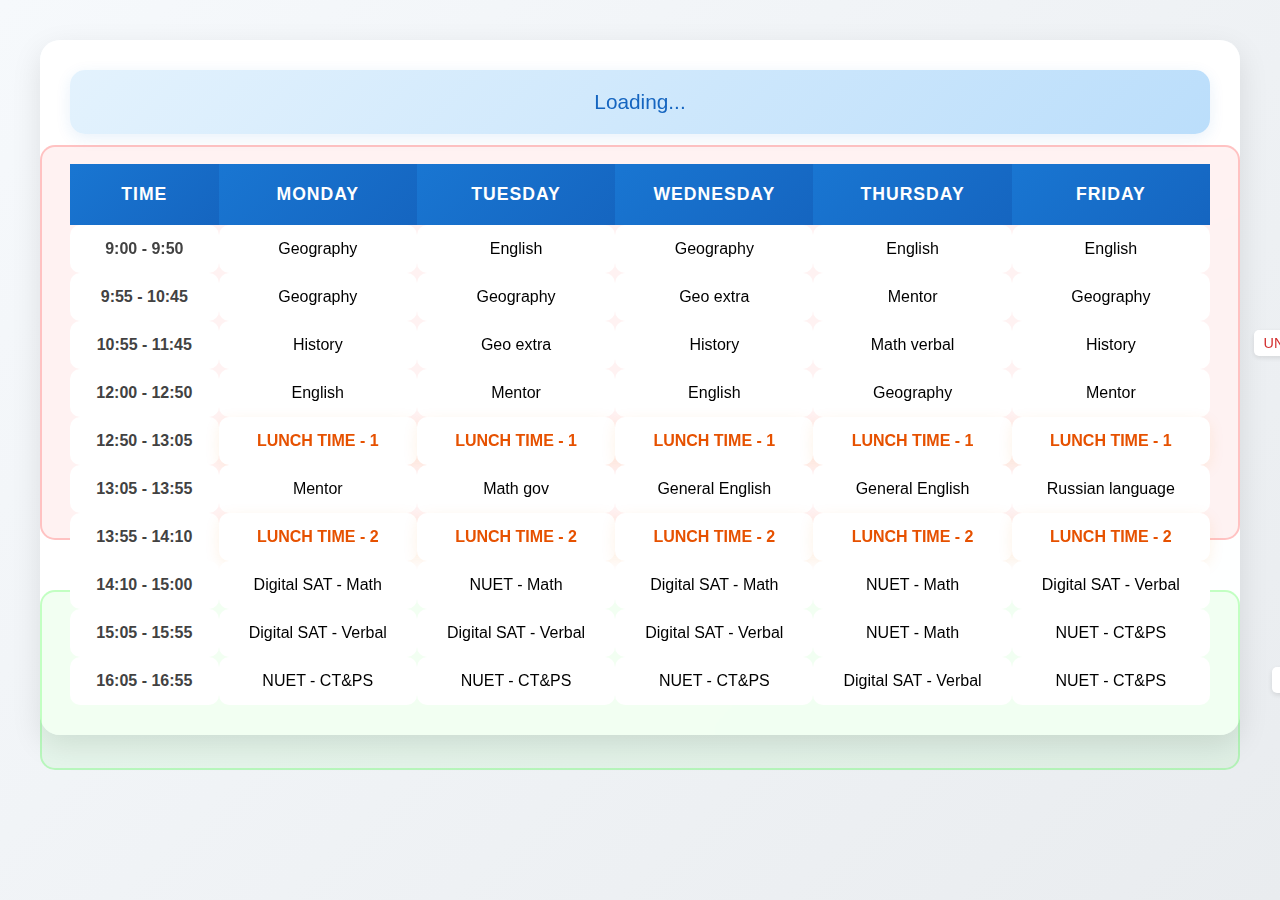
<file: manchester.html>
<!DOCTYPE html>
<html lang="en">
<head>
    <meta charset="UTF-8">
    <meta name="viewport" content="width=device-width, initial-scale=1.0">
    <title>Manchester</title>
    <link href="https://cdnjs.cloudflare.com/ajax/libs/animate.css/4.1.1/animate.min.css" rel="stylesheet">
    <style>
        * {
            margin: 0;
            padding: 0;
            box-sizing: border-box;
            font-family: 'Segoe UI', Tahoma, Geneva, Verdana, sans-serif;
        }

        body {
            background: linear-gradient(135deg, #f6f9fc 0%, #e9ecef 100%);
            min-height: 100vh;
            padding: 40px 20px;
        }

        .container {
            max-width: 1200px;
            margin: 0 auto;
            background: rgba(255, 255, 255, 0.95);
            border-radius: 20px;
            box-shadow: 0 10px 30px rgba(0, 0, 0, 0.1);
            padding: 30px;
            backdrop-filter: blur(10px);
            position: relative;
        }

        .current-info {
            text-align: center;
            padding: 20px;
            margin-bottom: 30px;
            background: linear-gradient(135deg, #e3f2fd 0%, #bbdefb 100%);
            border-radius: 15px;
            font-size: 1.3em;
            color: #1565c0;
            box-shadow: 0 4px 15px rgba(25, 118, 210, 0.1);
            transition: all 0.3s ease;
            animation: pulse 2s infinite;
        }

        .timetable {
            width: 100%;
            border-collapse: separate;
            border-spacing: 0;
            margin-top: 20px;
            position: relative;
        }

        .timetable-section {
            position: absolute;
            left: 0;
            right: 0;
            z-index: 0;
            pointer-events: none;
        }

        .unt-section {
            top: 105px;
            height: 395px;
            background: rgba(255, 0, 0, 0.05);
            border: 2px solid rgba(255, 0, 0, 0.2);
            border-radius: 15px;
        }

        .nu-section {
            top: 550px;
            height: 180px; 
            background: rgba(0, 255, 0, 0.05);
            border: 2px solid rgba(0, 255, 0, 0.2);
            border-radius: 15px;
        }

        .section-label {
            position: absolute;
            right: -120px;
            background: white;
            padding: 5px 10px;
            border-radius: 5px;
            font-size: 0.9em;
            box-shadow: 0 2px 5px rgba(0, 0, 0, 0.1);
        }

        .unt-label {
            top: 50%;
            transform: translateY(-50%);
            color: #d32f2f;
        }

        .nu-label {
            top: 50%;
            transform: translateY(-50%);
            color: #2e7d32;
        }

        .timetable th {
            background: linear-gradient(135deg, #1976d2 0%, #1565c0 100%);
            color: white;
            padding: 20px 15px;
            text-align: center;
            font-size: 1.1em;
            text-transform: uppercase;
            letter-spacing: 1px;
            position: sticky;
            top: 0;
            z-index: 2;
        }

        .timetable td {
            padding: 15px;
            text-align: center;
            position: relative;
            transition: all 0.3s ease;
            border-radius: 10px;
            background: white;
            z-index: 1;
        }

        .subject {
            cursor: pointer;
            transition: all 0.3s ease;
        }

        .subject:hover {
            transform: translateY(-3px);
            box-shadow: 0 5px 15px rgba(0, 0, 0, 0.1);
        }

        .lunch {
            background: linear-gradient(135deg, #fff3e0 0%, #ffe0b2 100%);
            color: #e65100;
            font-weight: bold;
            box-shadow: 0 4px 15px rgba(245, 124, 0, 0.1);
            z-index: 2;
        }

        .current {
            background: linear-gradient(135deg, #e8f5e9 0%, #c8e6c9 100%);
            border: 3px solid #43a047;
            animation: glow 2s infinite;
        }

        .past-day {
            opacity: 0.5 !important;
            filter: grayscale(70%) !important;
        }

        .tooltip {
            position: absolute;
            background: linear-gradient(135deg, #333333 0%, #222222 100%);
            color: white;
            padding: 12px 20px;
            border-radius: 8px;
            font-size: 0.9em;
            bottom: 120%;
            left: 50%;
            transform: translateX(-50%);
            white-space: nowrap;
            display: none;
            z-index: 1000;
            box-shadow: 0 5px 15px rgba(0, 0, 0, 0.2);
        }

        .time-column {
            background: #f5f5f5;
            font-weight: bold;
            color: #424242;
            position: sticky;
            left: 0;
            z-index: 2;
        }

        @media (max-width: 768px) {
            .container {
                padding: 15px;
            }
            
            .timetable th, .timetable td {
                padding: 10px 8px;
                font-size: 0.9em;
            }

            .section-label {
                display: none;
            }
        }
    </style>
</head>
<body>
    <div class="container">
        <div class="current-info animate__animated animate__fadeIn" id="currentInfo">
            Loading...
        </div>
        <div class="timetable-section unt-section">
            <div class="section-label unt-label">UNT Classes</div>
        </div>
        <div class="timetable-section nu-section">
            <div class="section-label nu-label">NU Senior</div>
        </div>
        <table class="timetable">
            <tr>
                <th>Time</th>
                <th>Monday</th>
                <th>Tuesday</th>
                <th>Wednesday</th>
                <th>Thursday</th>
                <th>Friday</th>
            </tr>
        </table>
    </div>

    <script>
        const periods = [
            ["9:00", "9:50", "UNT"],
            ["9:55", "10:45", "UNT"],
            ["10:55", "11:45", "UNT"],
            ["12:00", "12:50", "UNT"],
            ["12:50", "13:05", "LUNCH-1"],
            ["13:05", "13:55", "UNT"],
            ["13:55", "14:10", "LUNCH-2"],
            ["14:10", "15:00", "NU"],
            ["15:05", "15:55", "NU"],
            ["16:05", "16:55", "NU"]
        ];

        const schedule = [
            [
                { subject: "Geography", teacher: "Mukhtar Batyrbekov", room: "214" },
                { subject: "Geography", teacher: "Mukhtar Batyrbekov", room: "214" },
                { subject: "History", teacher: "Ayazhan apay", room: "214" },
                { subject: "English", teacher: "Adema apay", room: "214" },
                { subject: "LUNCH TIME - 1"},
                { subject: "Mentor", teacher: "Aizat apay", room: "214" },
                { subject: "LUNCH TIME - 2"},
                { subject: "Digital SAT - Math", teacher: "Adilet Amzebek", room: "301" },
                { subject: "Digital SAT - Verbal", teacher: "Temirlan Zhubatyr", room: "301" },
                { subject: "NUET - CT&PS", teacher: "Damir Moldabay", room: "301" }
            ],
            [
                { subject: "English", teacher: "Adema apay", room: "214" },
                { subject: "Geography", teacher: "Mukhtar Batyrbekov", room: "214" },
                { subject: "Geo extra", teacher: "Ayana apay", room: "214" },
                { subject: "Mentor", teacher: "Aizat apay", room: "214" },
                { subject: "LUNCH TIME - 1"},
                { subject: "Math gov", teacher: "Nietbaev", room: "214" },
                { subject: "LUNCH TIME - 2"},
                { subject: "NUET - Math", teacher: "Adilet Amzebek", room: "301" },
                { subject: "Digital SAT - Verbal", teacher: "Temirlan Zhubatyr", room: "301" },
                { subject: "NUET - CT&PS", teacher: "Damir Moldabay", room: "301" }
            ],
            [
                { subject: "Geography", teacher: "Mukhtar Batyrbekov", room: "214" },
                { subject: "Geo extra", teacher: "Ayana apay", room: "214" },
                { subject: "History", teacher: "Ayazhan apay", room: "214" },
                { subject: "English", teacher: "Adema apay", room: "214" },
                { subject: "LUNCH TIME - 1"},
                { subject: "General English", teacher: "Marzhan apay", room: "214" },
                { subject: "LUNCH TIME - 2"},
                { subject: "Digital SAT - Math", teacher: "Adilet Amzebek", room: "301" },
                { subject: "Digital SAT - Verbal", teacher: "Temirlan Zhubatyr", room: "301" },
                { subject: "NUET - CT&PS", teacher: "Damir Moldabay", room: "301" }
            ],
            [
                { subject: "English", teacher: "Adema apay", room: "214" },
                { subject: "Mentor", teacher: "Aizat apay", room: "214" },
                { subject: "Math verbal", teacher: "Nurislam agay", room: "214" },
                { subject: "Geography", teacher: "Mukhtar Batyrbekov", room: "214" },
                { subject: "LUNCH TIME - 1"},
                { subject: "General English", teacher: "Marzhan apay", room: "214" },
                { subject: "LUNCH TIME - 2"},
                { subject: "NUET - Math", teacher: "Adilet Amzebek", room: "301" },
                { subject: "NUET - Math", teacher: "Adilet Amzebek", room: "301" },
                { subject: "Digital SAT - Verbal", teacher: "Temirlan Zhubatyr", room: "301" }
            ],
            [
                { subject: "English", teacher: "Adema apay", room: "214" },
                { subject: "Geography", teacher: "Mukhtar Batyrbekov", room: "214" },
                { subject: "History", teacher: "Ayazhan apay", room: "214"},
                { subject: "Mentor", teacher: "Aizat apay", room: "214" },
                { subject: "LUNCH TIME - 1"},
                { subject: "Russian language", teacher: "Saule apay", room: "214" },
                { subject: "LUNCH TIME - 2"},
                { subject: "Digital SAT - Verbal", teacher: "Temirlan Zhubatyr", room: "301" },
                { subject: "NUET - CT&PS", teacher: "Damir Moldabay", room: "301" },
                { subject: "NUET - CT&PS", teacher: "Damir Moldabay", room: "301" }
            ]
    ]


        function createTimetable() {
            const table = document.querySelector('.timetable');
            let subjectCounter = 0;

            periods.forEach((period, index) => {
                const row = document.createElement('tr');
                const timeCell = document.createElement('td');
                timeCell.className = 'time-column';
                timeCell.textContent = `${period[0]} - ${period[1]}`;
                row.appendChild(timeCell);

                for (let i = 0; i < 5; i++) {
                    const cell = document.createElement('td');
                    if (period[2] === 'LUNCH-1' || period[2] === 'LUNCH-2') {
                        cell.className = 'lunch';
                        cell.textContent = period[2] === 'LUNCH-1' ? 'LUNCH TIME - 1' : 'LUNCH TIME - 2';
                    } else {
                        cell.className = `subject ${period[2].toLowerCase()}`;
                        cell.textContent = schedule[i][index].subject;
                        cell.setAttribute('data-teacher', schedule[i][index].teacher);
                        cell.setAttribute('data-classroom', schedule[i][index].room);

                        const tooltip = document.createElement('div');
                        tooltip.className = 'tooltip';
                        cell.appendChild(tooltip);

                        cell.addEventListener('mouseenter', (e) => {
                            const tooltip = e.target.querySelector('.tooltip');
                            tooltip.textContent = `Teacher: ${e.target.dataset.teacher} | Room: ${e.target.dataset.classroom}`;
                            tooltip.style.display = 'block';
                        });

                        cell.addEventListener('mouseleave', (e) => {
                            const tooltip = e.target.querySelector('.tooltip');
                            tooltip.style.display = 'none';
                        });
                    }
                    row.appendChild(cell);
                }
                table.appendChild(row);
            });
        }

        function updateCurrentPeriod() {
            const now = new Date();
            const day = now.getDay();
            const time = now.getHours() * 60 + now.getMinutes();

            
            document.querySelectorAll('.timetable td').forEach(cell => {
                cell.classList.remove('past-day');
            });

            if (day >= 1 && day <= 5) {
                
                const cells = document.querySelectorAll('.timetable tr');
                cells.forEach(row => {
                    const dayCells = row.querySelectorAll('td');
                    for (let i = 1; i < day; i++) {
                        if (dayCells[i]) {
                            dayCells[i].classList.add('past-day');
                        }
                    }
                });

                let currentPeriod = null;
                periods.forEach((period, index) => {
                    const [startTime, endTime] = period;
                    const [startHour, startMin] = startTime.split(':').map(Number);
                    const [endHour, endMin] = endTime.split(':').map(Number);
                    const periodStart = startHour * 60 + startMin;
                    const periodEnd = endHour * 60 + endMin;

                    if (time >= periodStart && time <= periodEnd) {
                        currentPeriod = period;
                        const cells = document.querySelectorAll('.timetable tr');
                        const currentCell = cells[index + 1].querySelectorAll('td')[day];
                        if (currentCell) {
                            currentCell.classList.add('current');
                        }
                    }
                });

                const infoDiv = document.getElementById('currentInfo');
                if (currentPeriod) {
                    if (currentPeriod[2].includes('LUNCH')) {
                        infoDiv.textContent = "It's lunch time!";
                    } else {
                        infoDiv.textContent = "Current period: " + currentPeriod[0] + " - " + currentPeriod[1];
                    }
                } else {
                    infoDiv.textContent = "No active period";
                }
            }
        }

        createTimetable();
        updateCurrentPeriod();
        setInterval(updateCurrentPeriod, 60000);
    </script>
</body>
</html>
</file>
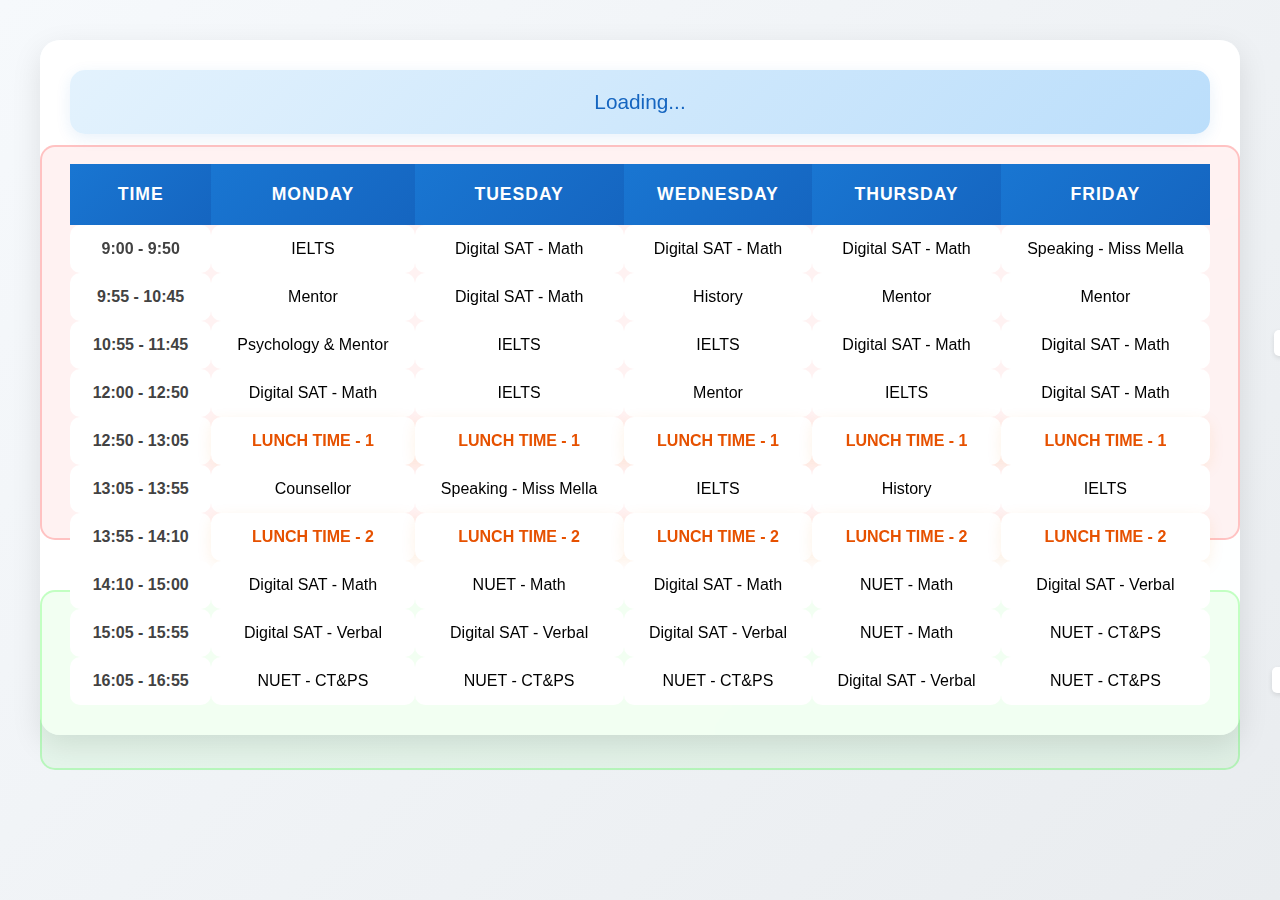
<file: nujunior.html>
<!DOCTYPE html>
<html lang="en">
<head>
    <meta charset="UTF-8">
    <meta name="viewport" content="width=device-width, initial-scale=1.0">
    <title>NU Junior</title>
    <link href="https://cdnjs.cloudflare.com/ajax/libs/animate.css/4.1.1/animate.min.css" rel="stylesheet">
    <style>
        * {
            margin: 0;
            padding: 0;
            box-sizing: border-box;
            font-family: 'Segoe UI', Tahoma, Geneva, Verdana, sans-serif;
        }

        body {
            background: linear-gradient(135deg, #f6f9fc 0%, #e9ecef 100%);
            min-height: 100vh;
            padding: 40px 20px;
        }

        .container {
            max-width: 1200px;
            margin: 0 auto;
            background: rgba(255, 255, 255, 0.95);
            border-radius: 20px;
            box-shadow: 0 10px 30px rgba(0, 0, 0, 0.1);
            padding: 30px;
            backdrop-filter: blur(10px);
            position: relative;
        }

        .current-info {
            text-align: center;
            padding: 20px;
            margin-bottom: 30px;
            background: linear-gradient(135deg, #e3f2fd 0%, #bbdefb 100%);
            border-radius: 15px;
            font-size: 1.3em;
            color: #1565c0;
            box-shadow: 0 4px 15px rgba(25, 118, 210, 0.1);
            transition: all 0.3s ease;
            animation: pulse 2s infinite;
        }

        .timetable {
            width: 100%;
            border-collapse: separate;
            border-spacing: 0;
            margin-top: 20px;
            position: relative;
        }

        .timetable-section {
            position: absolute;
            left: 0;
            right: 0;
            z-index: 0;
            pointer-events: none;
        }

        .unt-section {
            top: 105px; 
            height: 395px;
            background: rgba(255, 0, 0, 0.05);
            border: 2px solid rgba(255, 0, 0, 0.2);
            border-radius: 15px;
        }

        .nu-section {
            top: 550px; 
            height: 180px; 
            background: rgba(0, 255, 0, 0.05);
            border: 2px solid rgba(0, 255, 0, 0.2);
            border-radius: 15px;
        }

        .section-label {
            position: absolute;
            right: -120px;
            background: white;
            padding: 5px 10px;
            border-radius: 5px;
            font-size: 0.9em;
            box-shadow: 0 2px 5px rgba(0, 0, 0, 0.1);
        }

        .unt-label {
            top: 50%;
            transform: translateY(-50%);
            color: #d32f2f;
        }

        .nu-label {
            top: 50%;
            transform: translateY(-50%);
            color: #2e7d32;
        }

        .timetable th {
            background: linear-gradient(135deg, #1976d2 0%, #1565c0 100%);
            color: white;
            padding: 20px 15px;
            text-align: center;
            font-size: 1.1em;
            text-transform: uppercase;
            letter-spacing: 1px;
            position: sticky;
            top: 0;
            z-index: 2;
        }

        .timetable td {
            padding: 15px;
            text-align: center;
            position: relative;
            transition: all 0.3s ease;
            border-radius: 10px;
            background: white;
            z-index: 1;
        }

        .subject {
            cursor: pointer;
            transition: all 0.3s ease;
        }

        .subject:hover {
            transform: translateY(-3px);
            box-shadow: 0 5px 15px rgba(0, 0, 0, 0.1);
        }

        .lunch {
            background: linear-gradient(135deg, #fff3e0 0%, #ffe0b2 100%);
            color: #e65100;
            font-weight: bold;
            box-shadow: 0 4px 15px rgba(245, 124, 0, 0.1);
            z-index: 2;
        }

        .current {
            background: linear-gradient(135deg, #e8f5e9 0%, #c8e6c9 100%);
            border: 3px solid #43a047;
            animation: glow 2s infinite;
        }

        .past-day {
            opacity: 0.5 !important;
            filter: grayscale(70%) !important;
        }

        .tooltip {
            position: absolute;
            background: linear-gradient(135deg, #333333 0%, #222222 100%);
            color: white;
            padding: 12px 20px;
            border-radius: 8px;
            font-size: 0.9em;
            bottom: 120%;
            left: 50%;
            transform: translateX(-50%);
            white-space: nowrap;
            display: none;
            z-index: 1000;
            box-shadow: 0 5px 15px rgba(0, 0, 0, 0.2);
        }

        .time-column {
            background: #f5f5f5;
            font-weight: bold;
            color: #424242;
            position: sticky;
            left: 0;
            z-index: 2;
        }

        @media (max-width: 768px) {
            .container {
                padding: 15px;
            }
            
            .timetable th, .timetable td {
                padding: 10px 8px;
                font-size: 0.9em;
            }

            .section-label {
                display: none;
            }
        }
    </style>
</head>
<body>
    <div class="container">
        <div class="current-info animate__animated animate__fadeIn" id="currentInfo">
            Loading...
        </div>
        <div class="timetable-section unt-section">
            <div class="section-label unt-label">NU Junior</div>
        </div>
        <div class="timetable-section nu-section">
            <div class="section-label nu-label">NU Senior</div>
        </div>
        <table class="timetable">
            <tr>
                <th>Time</th>
                <th>Monday</th>
                <th>Tuesday</th>
                <th>Wednesday</th>
                <th>Thursday</th>
                <th>Friday</th>
            </tr>
        </table>
    </div>

    <script>
        const periods = [
            ["9:00", "9:50", "UNT"],
            ["9:55", "10:45", "UNT"],
            ["10:55", "11:45", "UNT"],
            ["12:00", "12:50", "UNT"],
            ["12:50", "13:05", "LUNCH-1"],
            ["13:05", "13:55", "UNT"],
            ["13:55", "14:10", "LUNCH-2"],
            ["14:10", "15:00", "NU"],
            ["15:05", "15:55", "NU"],
            ["16:05", "16:55", "NU"]
        ];

        const schedule = [
            [
                { subject: "IELTS", teacher: "Temirlan Zhubatyr", room: "301" },
                { subject: "Mentor", teacher: "Azhar Torekhankyzy", room: "301" },
                { subject: "Psychology & Mentor", teacher: "2 people", room: "301" },
                { subject: "Digital SAT - Math", teacher: "Damir Moldabay", room: "301" },
                { subject: "LUNCH TIME - 1"},
                { subject: "Counsellor", teacher: "Temirlan Zhubatyr", room: "301" },
                { subject: "LUNCH TIME - 2"},
                { subject: "Digital SAT - Math", teacher: "Adilet Amzebek", room: "301" },
                { subject: "Digital SAT - Verbal", teacher: "Temirlan Zhubatyr", room: "301" },
                { subject: "NUET - CT&PS", teacher: "Damir Moldabay", room: "301" }
            ],
            [
                { subject: "Digital SAT - Math", teacher: "Damir Moldabay", room: "301" },
                { subject: "Digital SAT - Math", teacher: "Damir Moldabay", room: "301" },
                { subject: "IELTS", teacher: "Temirlan Zhubatyr", room: "301" },
                { subject: "IELTS", teacher: "Temirlan Zhubatyr", room: "301" },
                { subject: "LUNCH TIME - 1"},
                { subject: "Speaking - Miss Mella", teacher: "Adelaida Carmela", room: "301" },
                { subject: "LUNCH TIME - 2"},
                { subject: "NUET - Math", teacher: "Adilet Amzebek", room: "301" },
                { subject: "Digital SAT - Verbal", teacher: "Temirlan Zhubatyr", room: "301" },
                { subject: "NUET - CT&PS", teacher: "Damir Moldabay", room: "301" }
            ],
            [
                { subject: "Digital SAT - Math", teacher: "Damir Moldabat", room: "301" },
                { subject: "History", teacher: "Sherkhan Sabituly", room: "301" },
                { subject: "IELTS", teacher: "Temirlan Zhubatyr", room: "301" },
                { subject: "Mentor", teacher: "Azhar Torekhankyzy", room: "301" },
                { subject: "LUNCH TIME - 1"},
                { subject: "IELTS", teacher: "Temirlan Zhubatyr", room: "301" },
                { subject: "LUNCH TIME - 2"},
                { subject: "Digital SAT - Math", teacher: "Adilet Amzebek", room: "301" },
                { subject: "Digital SAT - Verbal", teacher: "Temirlan Zhubatyr", room: "301" },
                { subject: "NUET - CT&PS", teacher: "Damir Moldabay", room: "301" }
            ],
            [
                { subject: "Digital SAT - Math", teacher: "Damir Moldabay", room: "301" },
                { subject: "Mentor", teacher: "Azhar Torekhankyzy", room: "301" },
                { subject: "Digital SAT - Math", teacher: "Damir Moldabay", room: "301" },
                { subject: "IELTS", teacher: "Temirlan Zhubatyr", room: "301" },
                { subject: "LUNCH TIME - 1"},
                { subject: "History", teacher: "Sherkhan Sabituly", room: "301" },
                { subject: "LUNCH TIME - 2"},
                { subject: "NUET - Math", teacher: "Adilet Amzebek", room: "301" },
                { subject: "NUET - Math", teacher: "Adilet Amzebek", room: "301" },
                { subject: "Digital SAT - Verbal", teacher: "Temirlan Zhubatyr", room: "301" }
            ],
            [
                { subject: "Speaking - Miss Mella", teacher: "Adelaida Carmela", room: "301" },
                { subject: "Mentor", teacher: "Azhar Torekhankyzy", room: "301" },
                { subject: "Digital SAT - Math", teacher: "Damir Moldabay", room: "301"},
                { subject: "Digital SAT - Math", teacher: "Damir Moldabay", room: "313" },
                { subject: "LUNCH TIME - 1"},
                { subject: "IELTS", teacher: "Temirlan Zhubatyr", room: "313" },
                { subject: "LUNCH TIME - 2"},
                { subject: "Digital SAT - Verbal", teacher: "Temirlan Zhubatyr", room: "301" },
                { subject: "NUET - CT&PS", teacher: "Damir Moldabay", room: "301" },
                { subject: "NUET - CT&PS", teacher: "Damir Moldabay", room: "301" }
            ]
    ]


        function createTimetable() {
            const table = document.querySelector('.timetable');
            let subjectCounter = 0; 

            periods.forEach((period, index) => {
                const row = document.createElement('tr');
                const timeCell = document.createElement('td');
                timeCell.className = 'time-column';
                timeCell.textContent = `${period[0]} - ${period[1]}`;
                row.appendChild(timeCell);

                for (let i = 0; i < 5; i++) {
                    const cell = document.createElement('td');
                    if (period[2] === 'LUNCH-1' || period[2] === 'LUNCH-2') {
                        cell.className = 'lunch';
                        cell.textContent = period[2] === 'LUNCH-1' ? 'LUNCH TIME - 1' : 'LUNCH TIME - 2';
                    } else {
                        cell.className = `subject ${period[2].toLowerCase()}`;
                        cell.textContent = schedule[i][index].subject; 
                        cell.setAttribute('data-teacher', schedule[i][index].teacher);
                        cell.setAttribute('data-classroom', schedule[i][index].room);

                        const tooltip = document.createElement('div');
                        tooltip.className = 'tooltip';
                        cell.appendChild(tooltip);

                        cell.addEventListener('mouseenter', (e) => {
                            const tooltip = e.target.querySelector('.tooltip');
                            tooltip.textContent = `Teacher: ${e.target.dataset.teacher} | Room: ${e.target.dataset.classroom}`;
                            tooltip.style.display = 'block';
                        });

                        cell.addEventListener('mouseleave', (e) => {
                            const tooltip = e.target.querySelector('.tooltip');
                            tooltip.style.display = 'none';
                        });
                    }
                    row.appendChild(cell);
                }
                table.appendChild(row);
            });
        }

        function updateCurrentPeriod() {
            const now = new Date();
            const day = now.getDay();
            const time = now.getHours() * 60 + now.getMinutes();

            
            document.querySelectorAll('.timetable td').forEach(cell => {
                cell.classList.remove('past-day');
            });

            if (day >= 1 && day <= 5) {
                
                const cells = document.querySelectorAll('.timetable tr');
                cells.forEach(row => {
                    const dayCells = row.querySelectorAll('td');
                    for (let i = 1; i < day; i++) {
                        if (dayCells[i]) {
                            dayCells[i].classList.add('past-day');
                        }
                    }
                });

                let currentPeriod = null;
                periods.forEach((period, index) => {
                    const [startTime, endTime] = period;
                    const [startHour, startMin] = startTime.split(':').map(Number);
                    const [endHour, endMin] = endTime.split(':').map(Number);
                    const periodStart = startHour * 60 + startMin;
                    const periodEnd = endHour * 60 + endMin;

                    if (time >= periodStart && time <= periodEnd) {
                        currentPeriod = period;
                        const cells = document.querySelectorAll('.timetable tr');
                        const currentCell = cells[index + 1].querySelectorAll('td')[day];
                        if (currentCell) {
                            currentCell.classList.add('current');
                        }
                    }
                });

                const infoDiv = document.getElementById('currentInfo');
                if (currentPeriod) {
                    if (currentPeriod[2].includes('LUNCH')) {
                        infoDiv.textContent = "It's lunch time!";
                    } else {
                        infoDiv.textContent = "Current period: " + currentPeriod[0] + " - " + currentPeriod[1];
                    }
                } else {
                    infoDiv.textContent = "No active period";
                }
            }
        }

        createTimetable();
        updateCurrentPeriod();
        setInterval(updateCurrentPeriod, 60000);
    </script>
</body>
</html>
</file>
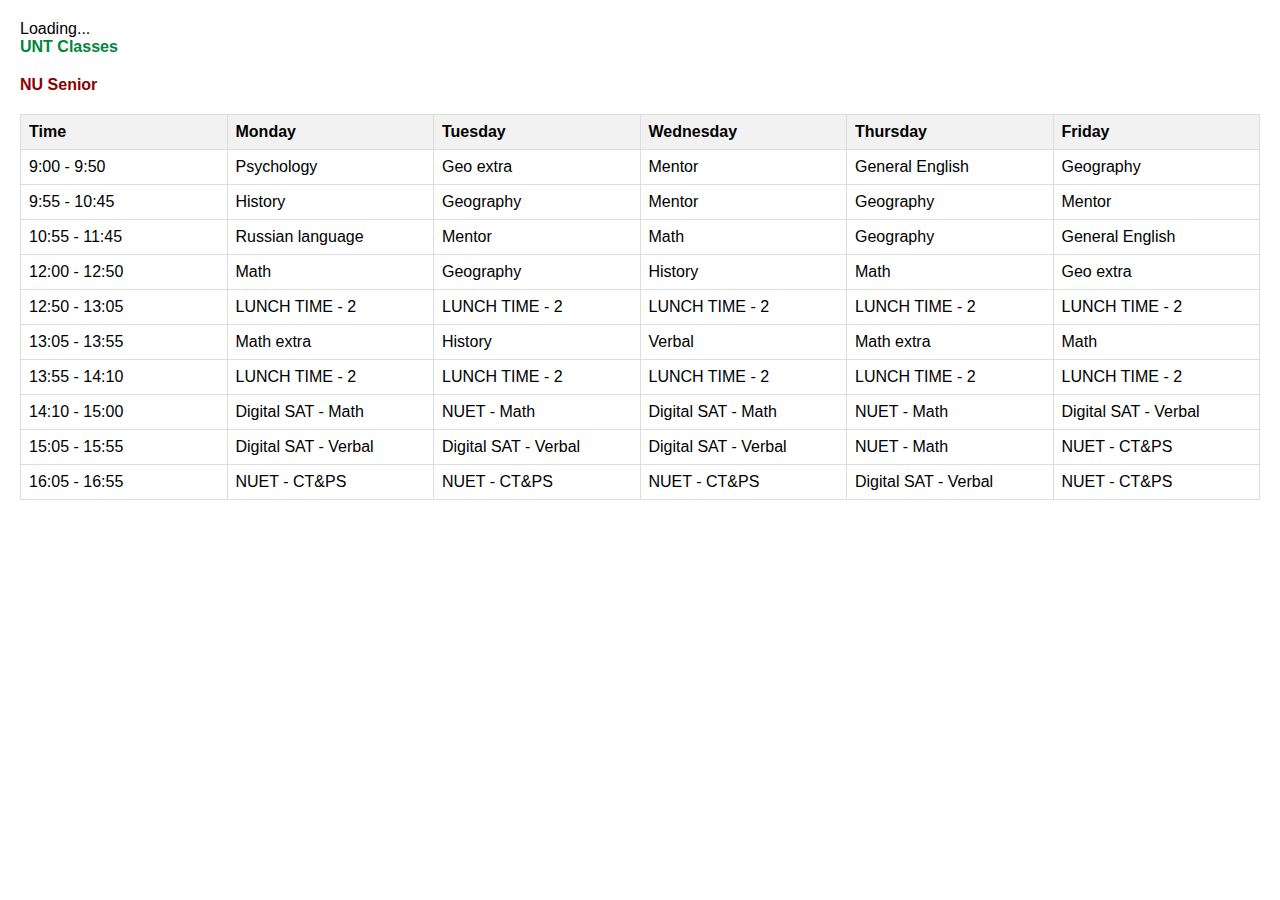
<file: test.html>
<!DOCTYPE html>
<html lang="en">
<head>
    <meta charset="UTF-8">
    <meta name="viewport" content="width=device-width, initial-scale=1.0">
    <title>Harvard</title>
    <link href="https://cdnjs.cloudflare.com/ajax/libs/animate.css/4.1.1/animate.min.css" rel="stylesheet">
    <style>
        * {
            margin: 0;
            padding: 0;
            box-sizing: border-box;
            font-family: 'Segoe UI', Tahoma, Geneva, Verdana, sans-serif;
        }

        /* Base styles */
        body {
          font-family: Arial, sans-serif;
          margin: 0;
          padding: 0;
          box-sizing: border-box;
        }

        .container {
          max-width: 100%;
          padding: 20px;
          overflow-x: auto;
        }

        /* Timetable sections */
        .timetable-section {
          margin-bottom: 20px;
          position: relative;
        }

        .section-label {
          font-weight: bold;
          margin-bottom: 10px;
        }

        /* Table styles */
        table {
          width: 100%;
          border-collapse: collapse;
          table-layout: fixed;
        }

        th, td {
          border: 1px solid #ddd;
          padding: 8px;
          text-align: left;
        }

        th {
          background-color: #f2f2f2;
        }

        /* Responsive styles */
        @media screen and (max-width: 768px) {
          .container {
            padding: 10px;
          }

          .timetable-section {
            margin-bottom: 30px;
          }

          .section-label {
            position: static;
            text-align: center;
            margin-bottom: 15px;
            font-size: 1.2em;
          }

          table {
            font-size: 0.9em;
          }

          th, td {
            padding: 6px;
          }
        }

        /* Color adjustments */
        .unt-label {
          color: #00853E; /* Darker green */
        }

        .nu-label {
          color: #8B0000; /* Darker red */
        }

        /* Animation */
        .animate__animated {
          animation-duration: 1s;
        }

        .animate__fadeIn {
          animation-name: fadeIn;
        }

        @keyframes fadeIn {
          from {
            opacity: 0;
          }
          to {
            opacity: 1;
          }
        }
    </style>
</head>
<body>
    <div class="container">
        <div class="current-info animate__animated animate__fadeIn" id="currentInfo">
            Loading...
        </div>
        <div class="timetable-section unt-section">
            <div class="section-label unt-label">UNT Classes</div>
        </div>
        <div class="timetable-section nu-section">
            <div class="section-label nu-label">NU Senior</div>
        </div>
        <table class="timetable">
            <tr>
                <th>Time</th>
                <th>Monday</th>
                <th>Tuesday</th>
                <th>Wednesday</th>
                <th>Thursday</th>
                <th>Friday</th>
            </tr>
        </table>

        <script>
            const periods = [
                ["9:00", "9:50", "UNT"],
                ["9:55", "10:45", "UNT"],
                ["10:55", "11:45", "UNT"],
                ["12:00", "12:50", "UNT"],
                ["12:50", "13:05", "LUNCH-1"],
                ["13:05", "13:55", "UNT"],
                ["13:55", "14:10", "LUNCH-2"],
                ["14:10", "15:00", "NU"],
                ["15:05", "15:55", "NU"],
                ["16:05", "16:55", "NU"]
            ];

            const schedule = [
                [
                    { subject: "Psychology", teacher: "Sholpan apay", room: "313" },
                    { subject: "History", teacher: "Mukhamedzhan Nurgaliev", room: "313" },
                    { subject: "Russian language", teacher: "Saule apay", room: "313" },
                    { subject: "Math", teacher: "Daulet agay", room: "313" },
                    { subject: "LUNCH TIME - 1"},
                    { subject: "Math extra", teacher: "Bekzat agay", room: "313" },
                    { subject: "LUNCH TIME - 2"},
                    { subject: "Digital SAT - Math", teacher: "Adilet Amzebek", room: "301" },
                    { subject: "Digital SAT - Verbal", teacher: "Temirlan Zhubatyr", room: "301" },
                    { subject: "NUET - CT&PS", teacher: "Damir Moldabay", room: "301" }
                ],
                [
                    { subject: "Geo extra", teacher: "Ayana apay", room: "313" },
                    { subject: "Geography", teacher: "Nurken agay", room: "313" },
                    { subject: "Mentor", teacher: "Serik Inabat", room: "313" },
                    { subject: "Geography", teacher: "Nurken agay", room: "313" },
                    { subject: "LUNCH TIME - 1"},
                    { subject: "History", teacher: "Mukhamedzhan Nurgaliev", room: "313" },
                    { subject: "LUNCH TIME - 2"},
                    { subject: "NUET - Math", teacher: "Adilet Amzebek", room: "301" },
                    { subject: "Digital SAT - Verbal", teacher: "Temirlan Zhubatyr", room: "301" },
                    { subject: "NUET - CT&PS", teacher: "Damir Moldabay", room: "301" }
                ],
                [
                    { subject: "Mentor", teacher: "Serik Inabat", room: "313" },
                    { subject: "Mentor", teacher: "Serik Inabat", room: "313" },
                    { subject: "Math", teacher: "Daulet agay", room: "313" },
                    { subject: "History", teacher: "Mukhamedzhan Nurgaliev", room: "313" },
                    { subject: "LUNCH TIME - 1"},
                    { subject: "Verbal", teacher: "Erlan Nurlanov", room: "313" },
                    { subject: "LUNCH TIME - 2"},
                    { subject: "Digital SAT - Math", teacher: "Adilet Amzebek", room: "301" },
                    { subject: "Digital SAT - Verbal", teacher: "Temirlan Zhubatyr", room: "301" },
                    { subject: "NUET - CT&PS", teacher: "Damir Moldabay", room: "301" }
                ],
                [
                    { subject: "General English", teacher: "Marzhan apay", room: "313" },
                    { subject: "Geography", teacher: "Nurken agay", room: "313" },
                    { subject: "Geography", teacher: "Nurken agay", room: "313" },
                    { subject: "Math", teacher: "Daulet agay", room: "313" },
                    { subject: "LUNCH TIME - 1"},
                    { subject: "Math extra", teacher: "Bekzat agay", room: "313" },
                    { subject: "LUNCH TIME - 2"},
                    { subject: "NUET - Math", teacher: "Adilet Amzebek", room: "301" },
                    { subject: "NUET - Math", teacher: "Adilet Amzebek", room: "301" },
                    { subject: "Digital SAT - Verbal", teacher: "Temirlan Zhubatyr", room: "301" }
                ],
                [
                    { subject: "Geography", teacher: "Nurken agay", room: "313" },
                    { subject: "Mentor", teacher: "Serik Inabat", room: "313"},
                    { subject: "General English", teacher: "Marzhan apay", room: "313"},
                    { subject: "Geo extra", teacher: "Ayana apay", room: "313" },
                    { subject: "LUNCH TIME - 1"},
                    { subject: "Math", teacher: "Daulet agay", room: "313" },
                    { subject: "LUNCH TIME - 2"},
                    { subject: "Digital SAT - Verbal", teacher: "Temirlan Zhubatyr", room: "301" },
                    { subject: "NUET - CT&PS", teacher: "Damir Moldabay", room: "301" },
                    { subject: "NUET - CT&PS", teacher: "Damir Moldabay", room: "301" }
                ]
            ];

            function createTimetable() {
                const table = document.querySelector('.timetable');
                let subjectCounter = 0; // Counter for subject numbering

                periods.forEach((period, index) => {
                    const row = document.createElement('tr');
                    const timeCell = document.createElement('td');
                    timeCell.className = 'time-column';
                    timeCell.textContent = `${period[0]} - ${period[1]}`;
                    row.appendChild(timeCell);

                    for (let i = 0; i < 5; i++) {
                        const cell = document.createElement('td');
                        if (period[2] === 'LUNCH-1' || period[2] === 'LUNCH-2') {
                            cell.className = 'lunch';
                            cell.textContent = period[2] === 'LUNCH-1 ' ? 'LUNCH TIME - 1' : 'LUNCH TIME - 2';
                        } else {
                            cell.className = `subject ${period[2].toLowerCase()}`;
                            cell.textContent = schedule[i][index].subject; // Each subject gets a unique name
                            cell.setAttribute('data-teacher', schedule[i][index].teacher);
                            cell.setAttribute('data-classroom', schedule[i][index].room);

                            const tooltip = document.createElement('div');
                            tooltip.className = 'tooltip';
                            cell.appendChild(tooltip);

                            cell.addEventListener('mouseenter', (e) => {
                                const tooltip = e.target.querySelector('.tooltip');
                                tooltip.textContent = `Teacher: ${e.target.dataset.teacher} | Room: ${e.target.dataset.classroom}`;
                                tooltip.style.display = 'block';
                            });

                            cell.addEventListener('mouseleave', (e) => {
                                const tooltip = e.target.querySelector('.tooltip');
                                tooltip.style.display = 'none';
                            });
                        }
                        row.appendChild(cell);
                    }
                    table.appendChild(row);
                });
            }

            function updateCurrentPeriod() {
                const now = new Date();
                const day = now.getDay();
                const time = now.getHours() * 60 + now.getMinutes();

                // Reset all past day styling
                document.querySelectorAll('.timetable td').forEach(cell => {
                    cell.classList.remove('past-day');
                });

                if (day >= 1 && day <= 5) {
                    // Apply past days styling
                    const cells = document.querySelectorAll('.timetable tr');
                    cells.forEach(row => {
                        const dayCells = row.querySelectorAll('td');
                        for (let i = 1; i < day; i++) {
                            if (dayCells[i]) {
                                dayCells[i].classList.add('past-day');
                            }
                        }
                    });

                    let currentPeriod = null;
                    periods.forEach((period, index) => {
                        const [startTime, endTime] = period;
                        const [startHour, startMin] = startTime.split(':').map(Number);
                        const [endHour, endMin] = endTime.split(':').map(Number);
                        const periodStart = startHour * 60 + startMin;
                        const periodEnd = endHour * 60 + endMin;

                        if (time >= periodStart && time <= periodEnd) {
                            currentPeriod = period;
                            const cells = document.querySelectorAll('.timetable tr');
                            const currentCell = cells[index + 1].querySelectorAll('td')[day];
                            if (currentCell) {
                                currentCell.classList.add('current');
                            }
                        }
                    });

                    const infoDiv = document.getElementById('currentInfo');
                    if (currentPeriod) {
                        if (currentPeriod[2].includes('LUNCH')) {
                            infoDiv.textContent = "It's lunch time!";
                        } else {
                            infoDiv.textContent = "Current period: " + currentPeriod[0] + " - " + currentPeriod[1];
                        }
                    } else {
                        infoDiv.textContent = "No active period";
                    }
                }
            }

            createTimetable();
            updateCurrentPeriod();
            setInterval(updateCurrentPeriod, 60000);
        </script>
    </body>
</html>
</file>
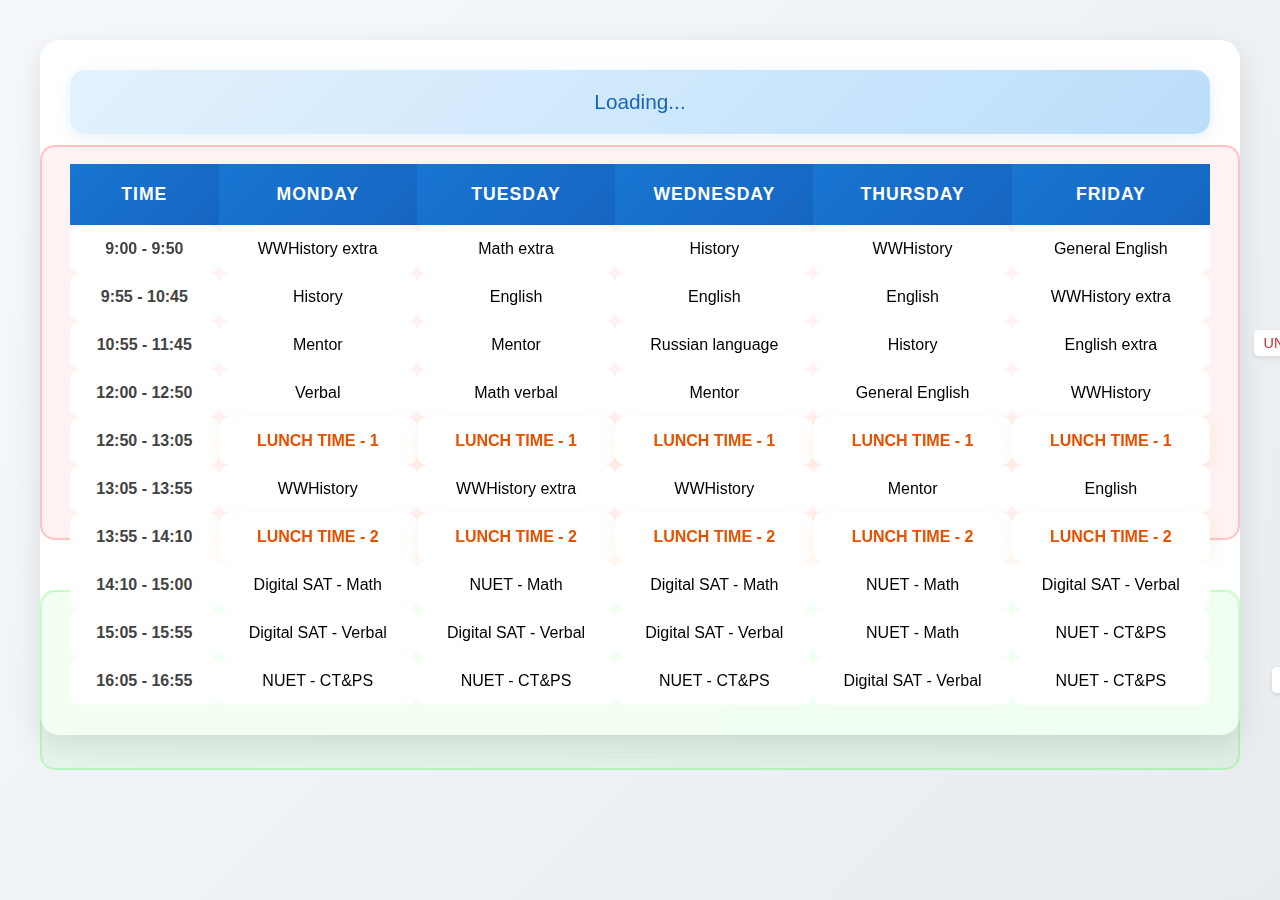
<file: yonsei.html>
<!DOCTYPE html>
<html lang="en">
<head>
    <meta charset="UTF-8">
    <meta name="viewport" content="width=device-width, initial-scale=1.0">
    <title>Yonseie</title>
    <link href="https://cdnjs.cloudflare.com/ajax/libs/animate.css/4.1.1/animate.min.css" rel="stylesheet">
    <style>
        * {
            margin: 0;
            padding: 0;
            box-sizing: border-box;
            font-family: 'Segoe UI', Tahoma, Geneva, Verdana, sans-serif;
        }

        body {
            background: linear-gradient(135deg, #f6f9fc 0%, #e9ecef 100%);
            min-height: 100vh;
            padding: 40px 20px;
        }

        .container {
            max-width: 1200px;
            margin: 0 auto;
            background: rgba(255, 255, 255, 0.95);
            border-radius: 20px;
            box-shadow: 0 10px 30px rgba(0, 0, 0, 0.1);
            padding: 30px;
            backdrop-filter: blur(10px);
            position: relative;
        }

        .current-info {
            text-align: center;
            padding: 20px;
            margin-bottom: 30px;
            background: linear-gradient(135deg, #e3f2fd 0%, #bbdefb 100%);
            border-radius: 15px;
            font-size: 1.3em;
            color: #1565c0;
            box-shadow: 0 4px 15px rgba(25, 118, 210, 0.1);
            transition: all 0.3s ease;
            animation: pulse 2s infinite;
        }

        .timetable {
            width: 100%;
            border-collapse: separate;
            border-spacing: 0;
            margin-top: 20px;
            position: relative;
        }

        .timetable-section {
            position: absolute;
            left: 0;
            right: 0;
            z-index: 0;
            pointer-events: none;
        }

        .unt-section {
            top: 105px; 
            height: 395px; 
            background: rgba(255, 0, 0, 0.05);
            border: 2px solid rgba(255, 0, 0, 0.2);
            border-radius: 15px;
        }

        .nu-section {
            top: 550px; 
            height: 180px; 
            background: rgba(0, 255, 0, 0.05);
            border: 2px solid rgba(0, 255, 0, 0.2);
            border-radius: 15px;
        }

        .section-label {
            position: absolute;
            right: -120px;
            background: white;
            padding: 5px 10px;
            border-radius: 5px;
            font-size: 0.9em;
            box-shadow: 0 2px 5px rgba(0, 0, 0, 0.1);
        }

        .unt-label {
            top: 50%;
            transform: translateY(-50%);
            color: #d32f2f;
        }

        .nu-label {
            top: 50%;
            transform: translateY(-50%);
            color: #2e7d32;
        }

        .timetable th {
            background: linear-gradient(135deg, #1976d2 0%, #1565c0 100%);
            color: white;
            padding: 20px 15px;
            text-align: center;
            font-size: 1.1em;
            text-transform: uppercase;
            letter-spacing: 1px;
            position: sticky;
            top: 0;
            z-index: 2;
        }

        .timetable td {
            padding: 15px;
            text-align: center;
            position: relative;
            transition: all 0.3s ease;
            border-radius: 10px;
            background: white;
            z-index: 1;
        }

        .subject {
            cursor: pointer;
            transition: all 0.3s ease;
        }

        .subject:hover {
            transform: translateY(-3px);
            box-shadow: 0 5px 15px rgba(0, 0, 0, 0.1);
        }

        .lunch {
            background: linear-gradient(135deg, #fff3e0 0%, #ffe0b2 100%);
            color: #e65100;
            font-weight: bold;
            box-shadow: 0 4px 15px rgba(245, 124, 0, 0.1);
            z-index: 2;
        }

        .current {
            background: linear-gradient(135deg, #e8f5e9 0%, #c8e6c9 100%);
            border: 3px solid #43a047;
            animation: glow 2s infinite;
        }

        .past-day {
            opacity: 0.5 !important;
            filter: grayscale(70%) !important;
        }

        .tooltip {
            position: absolute;
            background: linear-gradient(135deg, #333333 0%, #222222 100%);
            color: white;
            padding: 12px 20px;
            border-radius: 8px;
            font-size: 0.9em;
            bottom: 120%;
            left: 50%;
            transform: translateX(-50%);
            white-space: nowrap;
            display: none;
            z-index: 1000;
            box-shadow: 0 5px 15px rgba(0, 0, 0, 0.2);
        }

        .time-column {
            background: #f5f5f5;
            font-weight: bold;
            color: #424242;
            position: sticky;
            left: 0;
            z-index: 2;
        }

        @media (max-width: 768px) {
            .container {
                padding: 15px;
            }
            
            .timetable th, .timetable td {
                padding: 10px 8px;
                font-size: 0.9em;
            }

            .section-label {
                display: none;
            }
        }
    </style>
</head>
<body>
    <div class="container">
        <div class="current-info animate__animated animate__fadeIn" id="currentInfo">
            Loading...
        </div>
        <div class="timetable-section unt-section">
            <div class="section-label unt-label">UNT Classes</div>
        </div>
        <div class="timetable-section nu-section">
            <div class="section-label nu-label">NU Senior</div>
        </div>
        <table class="timetable">
            <tr>
                <th>Time</th>
                <th>Monday</th>
                <th>Tuesday</th>
                <th>Wednesday</th>
                <th>Thursday</th>
                <th>Friday</th>
            </tr>
        </table>
    </div>

    <script>
        const periods = [
            ["9:00", "9:50", "UNT"],
            ["9:55", "10:45", "UNT"],
            ["10:55", "11:45", "UNT"],
            ["12:00", "12:50", "UNT"],
            ["12:50", "13:05", "LUNCH-1"],
            ["13:05", "13:55", "UNT"],
            ["13:55", "14:10", "LUNCH-2"],
            ["14:10", "15:00", "NU"],
            ["15:05", "15:55", "NU"],
            ["16:05", "16:55", "NU"]
        ];

        const schedule = [
            [
                { subject: "WWHistory extra", teacher: "Aruza Erdenqyzy", room: "216" },
                { subject: "History", teacher: "Sherkhan Sabituly", room: "216" },
                { subject: "Mentor", teacher: "Boribek Aruzhan", room: "216" },
                { subject: "Verbal", teacher: "Erlan Nurlanov", room: "216" },
                { subject: "LUNCH TIME - 1"},
                { subject: "WWHistory", teacher: "Erkin Muratuly", room: "216" },
                { subject: "LUNCH TIME - 2"},
                { subject: "Digital SAT - Math", teacher: "Adilet Amzebek", room: "301" },
                { subject: "Digital SAT - Verbal", teacher: "Temirlan Zhubatyr", room: "301" },
                { subject: "NUET - CT&PS", teacher: "Damir Moldabay", room: "301" }
            ],
            [
                { subject: "Math extra", teacher: "Nietbaev", room: "216" },
                { subject: "English", teacher: "Adema apay", room: "216" },
                { subject: "Mentor", teacher: "Aruzhan Boribek", room: "216" },
                { subject: "Math verbal", teacher: "Olzhas agay", room: "216" },
                { subject: "LUNCH TIME - 1"},
                { subject: "WWHistory extra", teacher: "Aruza apay", room: "216" },
                { subject: "LUNCH TIME - 2"},
                { subject: "NUET - Math", teacher: "Adilet Amzebek", room: "301" },
                { subject: "Digital SAT - Verbal", teacher: "Temirlan Zhubatyr", room: "301" },
                { subject: "NUET - CT&PS", teacher: "Damir Moldabay", room: "301" }
            ],
            [
                { subject: "History", teacher: "Sherkhan Sabituly", room: "216" },
                { subject: "English", teacher: "Adema apay", room: "216" },
                { subject: "Russian language", teacher: "Almira apay", room: "216" },
                { subject: "Mentor", teacher: "Aruzhan Boribek", room: "216" },
                { subject: "LUNCH TIME - 1"},
                { subject: "WWHistory", teacher: "Erkin Muratuly", room: "216" },
                { subject: "LUNCH TIME - 2"},
                { subject: "Digital SAT - Math", teacher: "Adilet Amzebek", room: "301" },
                { subject: "Digital SAT - Verbal", teacher: "Temirlan Zhubatyr", room: "301" },
                { subject: "NUET - CT&PS", teacher: "Damir Moldabay", room: "301" }
            ],
            [
                { subject: "WWHistory", teacher: "Erkin Muratuly", room: "216" },
                { subject: "English", teacher: "Adema apay", room: "216" },
                { subject: "History", teacher: "Sherkhan Sabituly", room: "216" },
                { subject: "General English", teacher: "Temirlan agay", room: "216" },
                { subject: "LUNCH TIME - 1"},
                { subject: "Mentor", teacher: "Aruzhan Boribek", room: "216" },
                { subject: "LUNCH TIME - 2"},
                { subject: "NUET - Math", teacher: "Adilet Amzebek", room: "301" },
                { subject: "NUET - Math", teacher: "Adilet Amzebek", room: "301" },
                { subject: "Digital SAT - Verbal", teacher: "Temirlan Zhubatyr", room: "301" }
            ],
            [
                { subject: "General English", teacher: "Temirlan agay", room: "216" },
                { subject: "WWHistory extra", teacher: "Aruza Erdenqyzy", room: "216" },
                { subject: "English extra", teacher: "Nurila Zhanabaeva", room: "216"},
                { subject: "WWHistory", teacher: "Erkin Muratuly", room: "216" },
                { subject: "LUNCH TIME - 1"},
                { subject: "English", teacher: "Adema apay", room: "216" },
                { subject: "LUNCH TIME - 2"},
                { subject: "Digital SAT - Verbal", teacher: "Temirlan Zhubatyr", room: "301" },
                { subject: "NUET - CT&PS", teacher: "Damir Moldabay", room: "301" },
                { subject: "NUET - CT&PS", teacher: "Damir Moldabay", room: "301" }
            ]
    ]


        function createTimetable() {
            const table = document.querySelector('.timetable');
            let subjectCounter = 0; 
            
            periods.forEach((period, index) => {
                const row = document.createElement('tr');
                const timeCell = document.createElement('td');
                timeCell.className = 'time-column';
                timeCell.textContent = `${period[0]} - ${period[1]}`;
                row.appendChild(timeCell);

                for (let i = 0; i < 5; i++) {
                    const cell = document.createElement('td');
                    if (period[2] === 'LUNCH-1' || period[2] === 'LUNCH-2') {
                        cell.className = 'lunch';
                        cell.textContent = period[2] === 'LUNCH-1' ? 'LUNCH TIME - 1' : 'LUNCH TIME - 2';
                    } else {
                        cell.className = `subject ${period[2].toLowerCase()}`;
                        cell.textContent = schedule[i][index].subject;
                        cell.setAttribute('data-teacher', schedule[i][index].teacher);
                        cell.setAttribute('data-classroom', schedule[i][index].room);

                        const tooltip = document.createElement('div');
                        tooltip.className = 'tooltip';
                        cell.appendChild(tooltip);

                        cell.addEventListener('mouseenter', (e) => {
                            const tooltip = e.target.querySelector('.tooltip');
                            tooltip.textContent = `Teacher: ${e.target.dataset.teacher} | Room: ${e.target.dataset.classroom}`;
                            tooltip.style.display = 'block';
                        });

                        cell.addEventListener('mouseleave', (e) => {
                            const tooltip = e.target.querySelector('.tooltip');
                            tooltip.style.display = 'none';
                        });
                    }
                    row.appendChild(cell);
                }
                table.appendChild(row);
            });
        }

        function updateCurrentPeriod() {
            const now = new Date();
            const day = now.getDay();
            const time = now.getHours() * 60 + now.getMinutes();

            
            document.querySelectorAll('.timetable td').forEach(cell => {
                cell.classList.remove('past-day');
            });

            if (day >= 1 && day <= 5) {
                
                const cells = document.querySelectorAll('.timetable tr');
                cells.forEach(row => {
                    const dayCells = row.querySelectorAll('td');
                    for (let i = 1; i < day; i++) {
                        if (dayCells[i]) {
                            dayCells[i].classList.add('past-day');
                        }
                    }
                });

                let currentPeriod = null;
                periods.forEach((period, index) => {
                    const [startTime, endTime] = period;
                    const [startHour, startMin] = startTime.split(':').map(Number);
                    const [endHour, endMin] = endTime.split(':').map(Number);
                    const periodStart = startHour * 60 + startMin;
                    const periodEnd = endHour * 60 + endMin;

                    if (time >= periodStart && time <= periodEnd) {
                        currentPeriod = period;
                        const cells = document.querySelectorAll('.timetable tr');
                        const currentCell = cells[index + 1].querySelectorAll('td')[day];
                        if (currentCell) {
                            currentCell.classList.add('current');
                        }
                    }
                });

                const infoDiv = document.getElementById('currentInfo');
                if (currentPeriod) {
                    if (currentPeriod[2].includes('LUNCH')) {
                        infoDiv.textContent = "It's lunch time!";
                    } else {
                        infoDiv.textContent = "Current period: " + currentPeriod[0] + " - " + currentPeriod[1];
                    }
                } else {
                    infoDiv.textContent = "No active period";
                }
            }
        }

        createTimetable();
        updateCurrentPeriod();
        setInterval(updateCurrentPeriod, 60000);
    </script>
</body>
</html>
</file>
